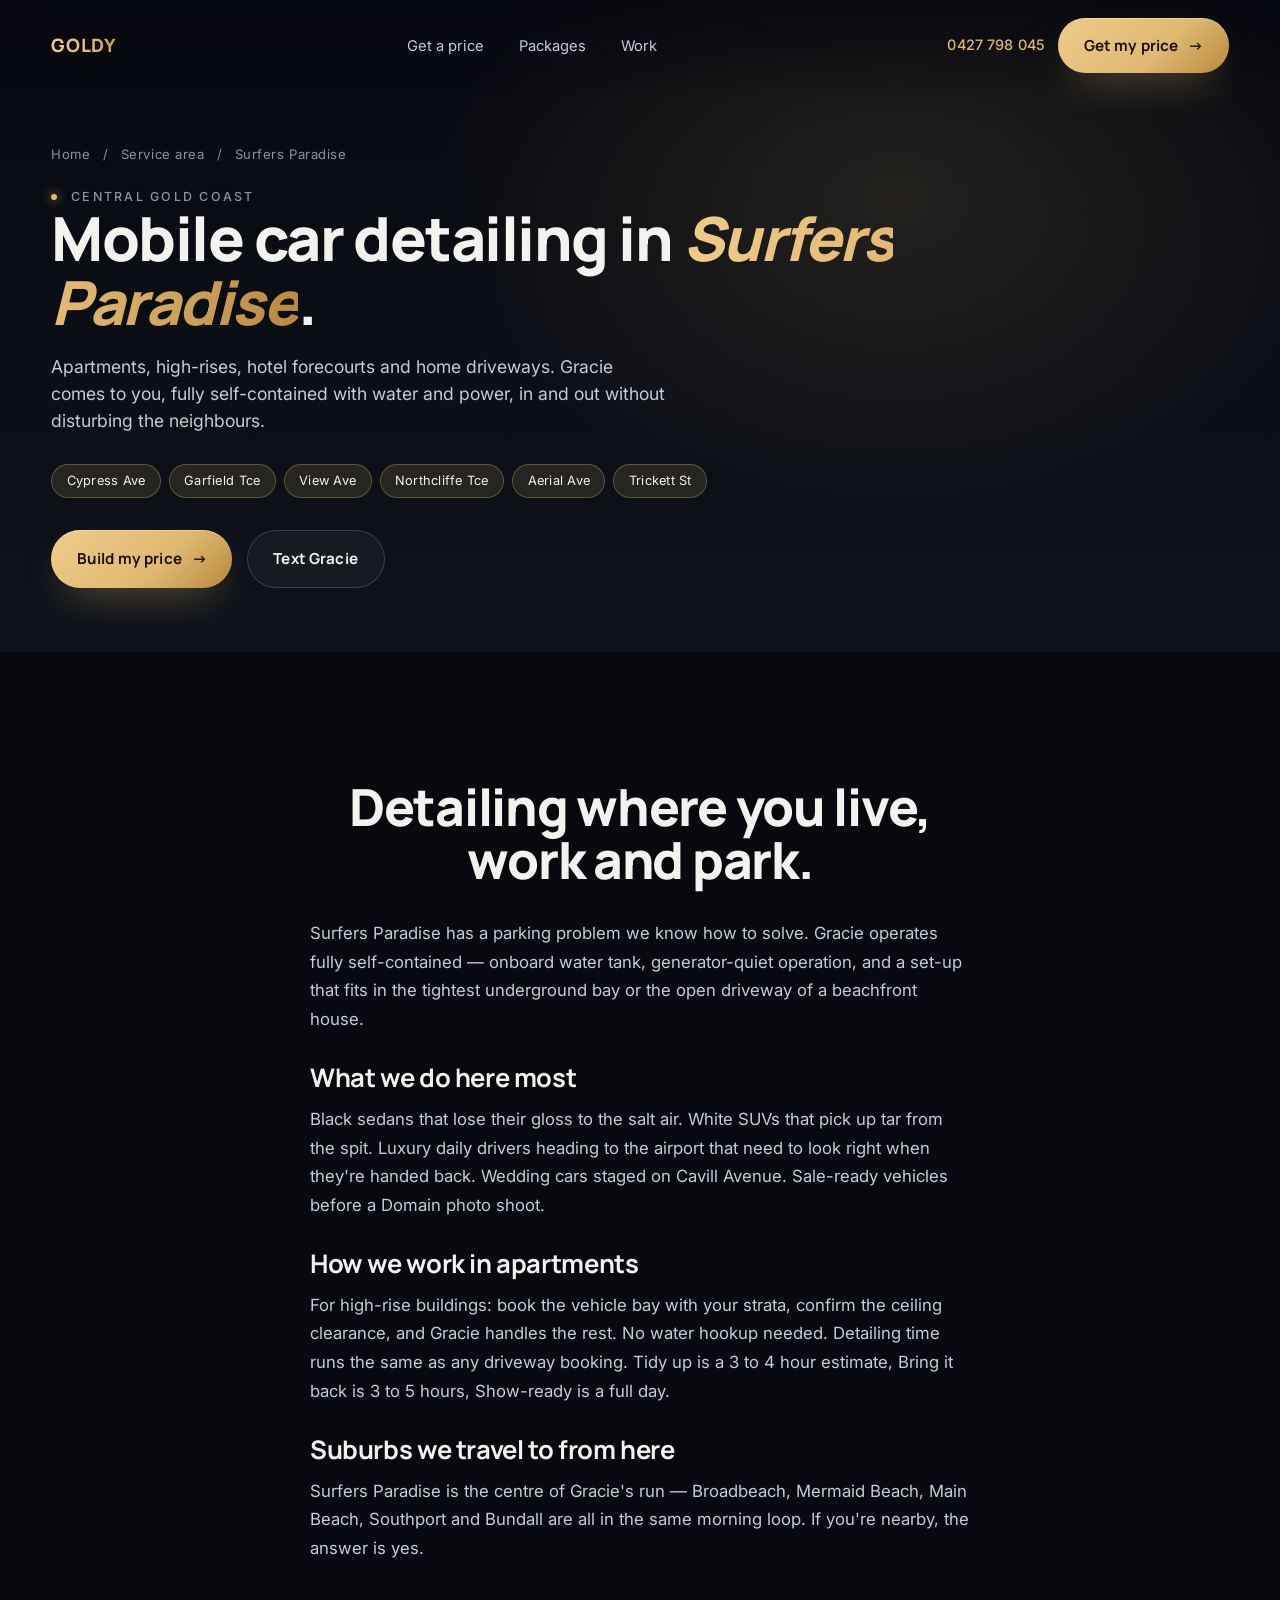
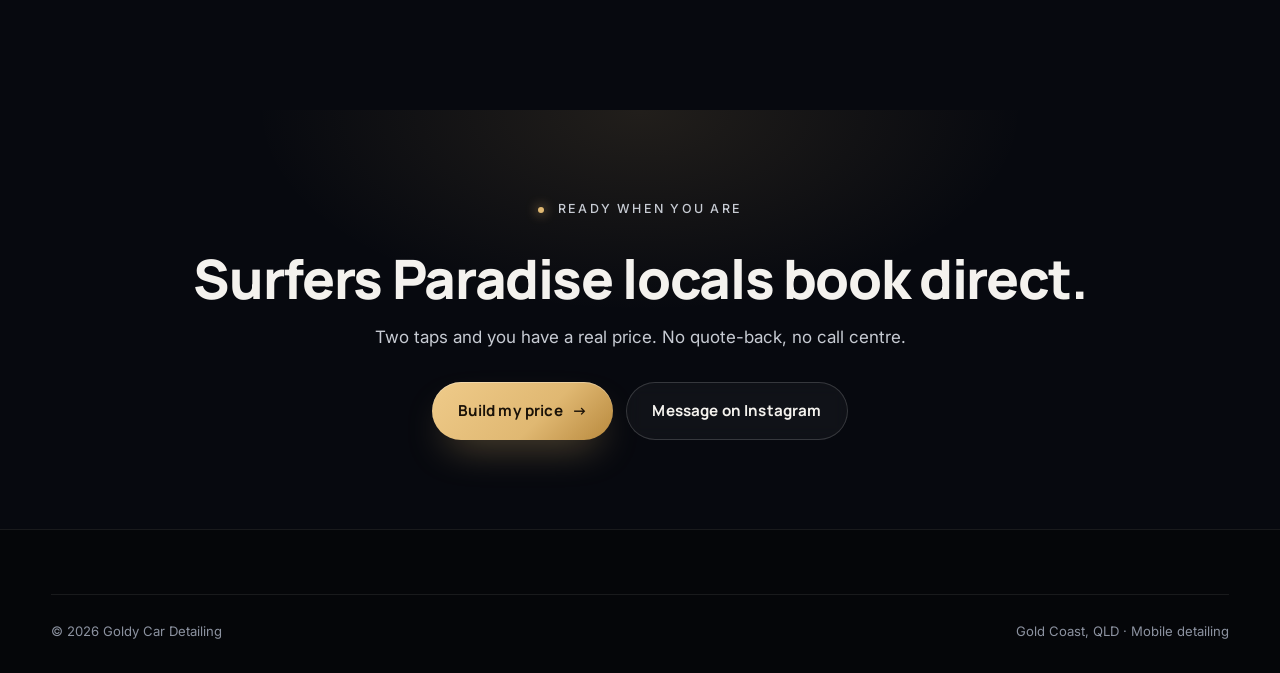
<file: suburbs/surfers-paradise.html>
<!doctype html>
<html lang="en-AU">
<head>
  <meta charset="utf-8">
  <meta name="viewport" content="width=device-width, initial-scale=1, viewport-fit=cover">
  <meta name="theme-color" content="#07090F">

  <title>Mobile Car Detailing Surfers Paradise — Goldy Car Detailing</title>
  <meta name="description" content="Mobile car detailing in Surfers Paradise. Apartments, high-rises, hotel forecourts and home driveways. Gracie comes to you, fully self-contained. From $150.">
  <link rel="canonical" href="https://goldycardetailing.com.au/suburbs/surfers-paradise.html">

  <meta property="og:title" content="Mobile Car Detailing in Surfers Paradise — Goldy Car Detailing">
  <meta property="og:description" content="Showroom finish, at your driveway. Surfers Paradise mobile detailing direct with Gracie.">
  <meta property="og:type" content="website">
  <meta property="og:image" content="https://goldycardetailing.com.au/assets/og/og-image.jpg">

  <link rel="preconnect" href="https://fonts.googleapis.com">
  <link rel="preconnect" href="https://fonts.gstatic.com" crossorigin>
  <link href="https://fonts.googleapis.com/css2?family=Inter:wght@400;500;600&family=Manrope:wght@700;800&display=swap" rel="stylesheet">

  <link rel="icon" href="data:image/svg+xml,%3Csvg xmlns='http://www.w3.org/2000/svg' viewBox='0 0 32 32'%3E%3Crect width='32' height='32' rx='8' fill='%23E0B872'/%3E%3Ctext x='16' y='22' font-family='system-ui' font-weight='800' font-size='18' text-anchor='middle' fill='%231A1208'%3EG%3C/text%3E%3C/svg%3E">
  <link rel="stylesheet" href="../styles.css">

  <style>
    .sub-hero {
      position: relative;
      min-height: 60vh;
      display: flex;
      align-items: center;
      padding: 9rem 0 4rem;
      overflow: hidden;
      isolation: isolate;
    }
    .sub-hero::before {
      content: '';
      position: absolute; inset: 0;
      background:
        radial-gradient(60% 80% at 70% 30%, rgba(224, 184, 114, 0.12), transparent 60%),
        linear-gradient(180deg, var(--bg-deep), var(--bg-card));
      z-index: -1;
    }
    .crumbs { font-size: 0.82rem; color: var(--text-muted); margin-bottom: 1.4rem; letter-spacing: 0.04em; }
    .crumbs a { color: var(--text-muted); }
    .crumbs a:hover { color: var(--gold); }
    .crumbs .sep { margin: 0 0.5rem; color: var(--text-faint); }
    .sub-hero h1 {
      font-family: var(--font-display);
      font-weight: 800;
      font-size: clamp(2.3rem, 5vw, 3.8rem);
      line-height: 1.05;
      letter-spacing: -0.025em;
      margin-bottom: 1.2rem;
      max-width: 22ch;
    }
    .sub-hero .lede { font-size: 1.1rem; color: var(--text-body); max-width: 56ch; margin-bottom: 1.8rem; }
    .neighbourhoods {
      display: flex; flex-wrap: wrap; gap: 0.5rem;
      margin-bottom: 2rem;
    }
    .nh-chip {
      padding: 0.4rem 0.9rem;
      border: 1px solid var(--gold-line);
      background: var(--gold-soft);
      border-radius: 999px;
      font-size: 0.8rem;
      color: var(--text-primary);
      letter-spacing: 0.02em;
    }
    .copy-block {
      max-width: 60ch;
      margin-inline: auto;
    }
    .copy-block p {
      font-size: 1.05rem;
      color: var(--text-body);
      line-height: 1.7;
      margin-bottom: 1.2rem;
    }
    .copy-block h3 {
      margin-top: 2rem;
      margin-bottom: 0.8rem;
    }
  </style>
</head>
<body>

  <!-- Nav (simpler — links back to home) -->
  <header class="nav" id="nav">
    <div class="container nav-inner">
      <a href="../index.html" class="brand-mark">GOLDY</a>
      <nav aria-label="Primary">
        <ul class="nav-links">
          <li><a href="../index.html#configurator">Get a price</a></li>
          <li><a href="../index.html#packages">Packages</a></li>
          <li><a href="../index.html#gallery">Work</a></li>
        </ul>
      </nav>
      <div class="nav-cta">
        <a href="tel:+61427798045" class="nav-phone">0427 798 045</a>
        <a href="../index.html#configurator" class="btn btn-primary">Get my price <span class="arrow">→</span></a>
      </div>
    </div>
  </header>

  <main>
    <section class="sub-hero">
      <div class="container">
        <nav class="crumbs" aria-label="Breadcrumb">
          <a href="../index.html">Home</a>
          <span class="sep">/</span>
          <a href="../index.html#suburbs">Service area</a>
          <span class="sep">/</span>
          <span>Surfers Paradise</span>
        </nav>
        <p class="eyebrow"><span class="dot"></span> Central Gold Coast</p>
        <h1>Mobile car detailing in <span class="gold-grad">Surfers Paradise</span>.</h1>
        <p class="lede">Apartments, high-rises, hotel forecourts and home driveways. Gracie comes to you, fully self-contained with water and power, in and out without disturbing the neighbours.</p>
        <div class="neighbourhoods">
          <span class="nh-chip">Cypress Ave</span>
          <span class="nh-chip">Garfield Tce</span>
          <span class="nh-chip">View Ave</span>
          <span class="nh-chip">Northcliffe Tce</span>
          <span class="nh-chip">Aerial Ave</span>
          <span class="nh-chip">Trickett St</span>
        </div>
        <div class="hero-ctas">
          <a href="../index.html#configurator" class="btn btn-primary">Build my price <span class="arrow">→</span></a>
          <a href="sms:+61427798045?&body=Hi%20Gracie!%20I'd%20like%20to%20book%20a%20detail%20in%20Surfers%20Paradise.%20My%20name%3A%20" class="btn btn-ghost">Text Gracie</a>
        </div>
      </div>
    </section>

    <section>
      <div class="container">
        <div class="copy-block">
          <h2 style="text-align:center;margin-bottom:2rem;">Detailing where you live, work and park.</h2>
          <p>Surfers Paradise has a parking problem we know how to solve. Gracie operates fully self-contained — onboard water tank, generator-quiet operation, and a set-up that fits in the tightest underground bay or the open driveway of a beachfront house.</p>

          <h3>What we do here most</h3>
          <p>Black sedans that lose their gloss to the salt air. White SUVs that pick up tar from the spit. Luxury daily drivers heading to the airport that need to look right when they're handed back. Wedding cars staged on Cavill Avenue. Sale-ready vehicles before a Domain photo shoot.</p>

          <h3>How we work in apartments</h3>
          <p>For high-rise buildings: book the vehicle bay with your strata, confirm the ceiling clearance, and Gracie handles the rest. No water hookup needed. Detailing time runs the same as any driveway booking. Tidy up is a 3 to 4 hour estimate, Bring it back is 3 to 5 hours, Show-ready is a full day.</p>

          <h3>Suburbs we travel to from here</h3>
          <p>Surfers Paradise is the centre of Gracie's run — Broadbeach, Mermaid Beach, Main Beach, Southport and Bundall are all in the same morning loop. If you're nearby, the answer is yes.</p>
        </div>
      </div>
    </section>

    <section class="cta-strip">
      <div class="container">
        <p class="eyebrow"><span class="dot"></span> Ready when you are</p>
        <h2>Surfers Paradise locals book direct.</h2>
        <p>Two taps and you have a real price. No quote-back, no call centre.</p>
        <div class="cta-strip-ctas">
          <a href="../index.html#configurator" class="btn btn-primary">Build my price <span class="arrow">→</span></a>
          <a href="https://ig.me/m/goldycardetailing" class="btn btn-ghost">Message on Instagram</a>
        </div>
      </div>
    </section>
  </main>

  <footer class="footer">
    <div class="container">
      <div class="footer-bottom">
        <span>© <span id="y"></span> Goldy Car Detailing</span>
        <span>Gold Coast, QLD · Mobile detailing</span>
      </div>
    </div>
  </footer>

  <script>document.getElementById('y').textContent = new Date().getFullYear();</script>
  <script defer src="../analytics.js"></script>

  <!-- LocalBusiness + BreadcrumbList JSON-LD for this suburb -->
  <script type="application/ld+json">
  [
    {
      "@context": "https://schema.org",
      "@type": "AutoBodyShop",
      "additionalType": "https://schema.org/AutoDetailing",
      "name": "Goldy Car Detailing — Surfers Paradise",
      "description": "Mobile car detailing in Surfers Paradise. Tidy up, Bring it back and Show-ready packages from $150.",
      "url": "https://goldycardetailing.com.au/suburbs/surfers-paradise.html",
      "telephone": "+61427798045",
      "priceRange": "$$",
      "areaServed": { "@type": "Place", "name": "Surfers Paradise, Gold Coast, QLD" },
      "address": { "@type": "PostalAddress", "addressLocality": "Surfers Paradise", "addressRegion": "QLD", "addressCountry": "AU" }
    },
    {
      "@context": "https://schema.org",
      "@type": "BreadcrumbList",
      "itemListElement": [
        { "@type": "ListItem", "position": 1, "name": "Home", "item": "https://goldycardetailing.com.au/" },
        { "@type": "ListItem", "position": 2, "name": "Service area", "item": "https://goldycardetailing.com.au/#suburbs" },
        { "@type": "ListItem", "position": 3, "name": "Surfers Paradise" }
      ]
    }
  ]
  </script>
</body>
</html>
</file>
<file: styles.css>
/* ============================================================
   GOLDY CAR DETAILING — STYLES
   Dark luxe, champagne gold, cinematic.
   Inherits proven control-detailing patterns, refines on top.
   ============================================================ */

/* -------- TOKENS -------- */
:root {
  --wipe: 0.5;
  --dirt: 0.5;
  --thumb: 34px;
  /* A range thumb's centre travels from thumb/2 to width-thumb/2, so the track
     fill has to use the same geometry or it drifts ~17px at the ends. Defined
     at root because the slider is rendered in several places on the page. */
  --wipe-x: calc(var(--wipe) * (100% - var(--thumb)) + var(--thumb) / 2);
  /* Surface */
  --bg-deep:        #07090F;
  --bg-card:        #0E1219;
  --bg-card-2:      #131825;
  --bg-elev:        #1A2030;
  --line:           rgba(255, 255, 255, 0.08);
  --line-strong:    rgba(255, 255, 255, 0.16);

  /* Gold scale — warmer than control-detailing (#D4AF37) for "Goldy" identity */
  --gold:           #E0B872;
  --gold-warm:      #EFCB8A;
  --gold-deep:      #B8893D;
  --gold-soft:      rgba(224, 184, 114, 0.12);
  --gold-line:      rgba(224, 184, 114, 0.32);

  /* Text */
  --text-primary:   #F4F2EE;
  --text-body:      #C7CBD3;
  /* --text-muted is the dimmest text token that clears WCAG AA (4.5:1) on
     every surface in this palette — 5.21:1 even on the lightest (--bg-elev).
     The old --text-faint (#4E5462) bottomed out at 2.14:1 and is retired;
     its only two consumers now use --text-muted. */
  --text-muted:     #8C92A0;

  /* Type */
  --font-display:   'Manrope', system-ui, -apple-system, BlinkMacSystemFont, sans-serif;
  --font-body:      'Inter', system-ui, -apple-system, BlinkMacSystemFont, sans-serif;

  /* Rhythm */
  --gap-section:    clamp(5rem, 10vw, 9rem);
  --gap-inner:      clamp(2rem, 4vw, 4rem);
  --container:      min(1280px, 92vw);

  /* Radius */
  --r-sm:           10px;
  --r:              16px;
  --r-lg:           24px;
  --r-pill:         999px;

  /* Shadow */
  --shadow-card:    0 30px 80px -30px rgba(0, 0, 0, 0.7);
  --shadow-gold:    0 30px 80px -25px rgba(224, 184, 114, 0.35);
  --shadow-deep:    0 60px 120px -40px rgba(0, 0, 0, 0.9);

  /* Motion */
  --ease-out:       cubic-bezier(0.22, 1, 0.36, 1);
  --ease-in-out:    cubic-bezier(0.65, 0, 0.35, 1);
  --ease-emph:      cubic-bezier(0.2, 0.7, 0.2, 1);
}

/* -------- RESET -------- */
*, *::before, *::after { box-sizing: border-box; }
html { -webkit-text-size-adjust: 100%; }
body {
  margin: 0;
  background: var(--bg-deep);
  color: var(--text-primary);
  font-family: var(--font-body);
  font-size: 17px;
  line-height: 1.55;
  -webkit-font-smoothing: antialiased;
  -moz-osx-font-smoothing: grayscale;
  font-feature-settings: 'kern' 1, 'liga' 1;
  overflow-x: hidden;
}
img, video, canvas { display: block; max-width: 100%; height: auto; }
a { color: inherit; text-decoration: none; }
button { font: inherit; color: inherit; background: none; border: none; cursor: pointer; }
:focus-visible {
  outline: 2px solid var(--gold);
  outline-offset: 3px;
  border-radius: 4px;
}

/* Type primitives */
.eyebrow {
  font-family: var(--font-body);
  font-size: 0.78rem;
  font-weight: 500;
  letter-spacing: 0.18em;
  text-transform: uppercase;
  color: var(--text-muted);
}
.eyebrow .dot {
  display: inline-block;
  width: 6px; height: 6px;
  border-radius: 50%;
  background: var(--gold);
  margin-right: 0.7em;
  vertical-align: middle;
  box-shadow: 0 0 12px var(--gold);
  animation: dotPulse 2.4s var(--ease-in-out) infinite;
}
@keyframes dotPulse {
  0%, 100% { opacity: 0.6; transform: scale(1); }
  50%      { opacity: 1;   transform: scale(1.3); }
}

h1, h2, h3, h4 {
  font-family: var(--font-display);
  font-weight: 800;
  line-height: 1.05;
  letter-spacing: -0.02em;
  margin: 0;
  color: var(--text-primary);
}
h2 { font-size: clamp(2rem, 4vw, 3.25rem); letter-spacing: -0.025em; }
h3 { font-size: clamp(1.35rem, 2vw, 1.65rem); font-weight: 700; letter-spacing: -0.015em; }
h4 { font-size: 1.05rem; font-weight: 700; }
p { margin: 0; color: var(--text-body); }
.lede { font-size: clamp(1.05rem, 1.4vw, 1.2rem); color: var(--text-body); max-width: 56ch; }

.gold-grad {
  background: linear-gradient(95deg, var(--gold-warm) 0%, var(--gold) 50%, var(--gold-deep) 100%);
  -webkit-background-clip: text;
  background-clip: text;
  color: transparent;
  font-style: italic;
}

/* -------- LAYOUT -------- */
.container { width: var(--container); margin-inline: auto; }
section { padding-block: var(--gap-section); position: relative; }
.section-head { max-width: 56rem; margin: 0 auto var(--gap-inner); text-align: center; }
.section-head .eyebrow { display: inline-block; margin-bottom: 1.1rem; }
.section-head h2 { margin-bottom: 0.85rem; }
.section-head p  { color: var(--text-muted); max-width: 50ch; margin-inline: auto; }

/* Animated section divider */
.divider {
  height: 1px;
  width: min(680px, 80vw);
  margin: 0 auto;
  background: linear-gradient(90deg,
    transparent 0%,
    var(--gold-line) 50%,
    transparent 100%);
  transform-origin: center;
  transform: scaleX(0);
  transition: transform 1.1s var(--ease-out);
}
.divider.is-in { transform: scaleX(1); }

/* -------- BUTTONS -------- */
.btn {
  display: inline-flex;
  align-items: center;
  gap: 0.6rem;
  padding: 1rem 1.6rem;
  border-radius: var(--r-pill);
  font-family: var(--font-display);
  font-weight: 700;
  font-size: 0.95rem;
  letter-spacing: 0.01em;
  white-space: nowrap;
  transition: transform 220ms var(--ease-out), background 220ms var(--ease-out), color 220ms var(--ease-out), box-shadow 220ms var(--ease-out);
}
.btn-primary {
  background: linear-gradient(135deg, var(--gold-warm) 0%, var(--gold) 60%, var(--gold-deep) 100%);
  color: #1A1208;
  box-shadow: 0 18px 40px -15px rgba(224, 184, 114, 0.45), inset 0 1px 0 rgba(255, 255, 255, 0.3);
}
.btn-primary:hover { transform: translateY(-2px); box-shadow: 0 26px 60px -15px rgba(224, 184, 114, 0.6), inset 0 1px 0 rgba(255, 255, 255, 0.4); }
.btn-ghost {
  background: rgba(255, 255, 255, 0.04);
  color: var(--text-primary);
  border: 1px solid var(--line-strong);
  backdrop-filter: blur(8px);
}
.btn-ghost:hover { background: rgba(255, 255, 255, 0.08); transform: translateY(-2px); }
.btn .arrow {
  display: inline-block;
  transition: transform 220ms var(--ease-out);
}
.btn:hover .arrow { transform: translateX(4px); }

/* -------- NAV -------- */
.nav {
  position: fixed;
  inset: 0 0 auto 0;
  z-index: 50;
  padding: 1.1rem 0;
  background: linear-gradient(180deg, rgba(7, 9, 15, 0.85) 0%, rgba(7, 9, 15, 0) 100%);
  backdrop-filter: blur(14px);
  -webkit-backdrop-filter: blur(14px);
  transition: padding 240ms var(--ease-out), background 240ms var(--ease-out);
}
.nav.is-scrolled {
  padding: 0.7rem 0;
  background: rgba(7, 9, 15, 0.92);
  border-bottom: 1px solid var(--line);
}
.nav-inner {
  display: flex;
  align-items: center;
  justify-content: space-between;
  gap: 1.5rem;
}
.brand-mark {
  font-family: var(--font-display);
  font-weight: 800;
  font-size: 1.15rem;
  letter-spacing: 0.04em;
  background: linear-gradient(90deg, var(--gold-warm) 0%, var(--gold) 30%, var(--gold-deep) 60%, var(--gold) 90%, var(--gold-warm) 100%);
  background-size: 200% 100%;
  -webkit-background-clip: text;
  background-clip: text;
  color: transparent;
  animation: shimmer 8s linear infinite;
  position: relative;
  z-index: 1;
}
@keyframes shimmer {
  0% { background-position: 200% 0; }
  100% { background-position: -200% 0; }
}
.nav-links {
  display: flex;
  gap: 2.2rem;
  list-style: none;
  margin: 0;
  padding: 0;
}
.nav-links a {
  font-size: 0.92rem;
  color: var(--text-body);
  position: relative;
  transition: color 200ms var(--ease-out);
}
.nav-links a:hover { color: var(--text-primary); }
.nav-links a::after {
  content: '';
  position: absolute;
  left: 0; bottom: -6px;
  width: 100%; height: 1px;
  background: var(--gold);
  transform: scaleX(0);
  transform-origin: left;
  transition: transform 280ms var(--ease-out);
}
.nav-links a:hover::after { transform: scaleX(1); }
.nav-cta { display: flex; align-items: center; gap: 0.8rem; }
.nav-phone {
  font-size: 0.9rem;
  font-weight: 500;
  color: var(--gold);
  letter-spacing: 0.01em;
}

/* Burger */
.burger { display: none; width: 44px; height: 44px; position: relative; }
.burger span {
  position: absolute;
  left: 11px; right: 11px;
  height: 1.5px;
  background: var(--text-primary);
  transition: transform 280ms var(--ease-out), opacity 200ms var(--ease-out);
}
.burger span:nth-child(1) { top: 17px; }
.burger span:nth-child(2) { top: 22px; }
.burger span:nth-child(3) { top: 27px; }
.burger[aria-expanded="true"] span:nth-child(1) { transform: translateY(5px) rotate(45deg); }
.burger[aria-expanded="true"] span:nth-child(2) { opacity: 0; }
.burger[aria-expanded="true"] span:nth-child(3) { transform: translateY(-5px) rotate(-45deg); }

/* Mobile drawer */
.drawer {
  position: fixed;
  inset: 0;
  background: var(--bg-deep);
  z-index: 49;
  padding: 6rem 6vw calc(2rem + env(safe-area-inset-bottom));
  display: flex;
  flex-direction: column;
  gap: 1rem;
  transform: translateY(-100%);
  transition: transform 420ms var(--ease-emph);
  height: 100dvh;
  overflow-y: auto;
  overscroll-behavior: contain;   /* stop the page behind from scrolling on touch */
}
.drawer.is-open { transform: translateY(0); }
.drawer a {
  font-family: var(--font-display);
  font-weight: 700;
  font-size: 1.6rem;
  letter-spacing: -0.01em;
  padding: 0.6rem 0;
  border-bottom: 1px solid var(--line);
  color: var(--text-primary);
}
.drawer a:last-of-type { border-bottom: none; }
.drawer .btn { margin-top: 1.4rem; align-self: flex-start; }

/* -------- HERO -------- */
.hero {
  position: relative;
  min-height: 100vh;
  min-height: 100svh;
  min-height: 100dvh;
  display: flex;
  align-items: center;
  padding: 8rem 0 5rem;
  overflow: hidden;
  isolation: isolate;
}
.hero-bg {
  position: absolute;
  inset: 0;
  z-index: -2;
}
.hero-bg img {
  width: 100%; height: 100%;
  object-fit: cover;
  object-position: center;
  filter: brightness(0.6) saturate(1.05) contrast(1.04);
  transform: scale(1.06);
}
/* Retired reveal layer — permanently covered by .hero-video, so no
   compositor hint (it never animates in the shipped design). */
.hero-bg .after-layer {
  position: absolute; inset: 0;
  clip-path: inset(0 100% 0 0);
}
.hero-bg .after-layer img {
  filter: brightness(0.85) saturate(1.18) contrast(1.05);
}
/* WebGL shader canvas — sits between bg and content */
.hero-shader {
  position: absolute;
  inset: 0;
  z-index: -1;
  pointer-events: none;
  mix-blend-mode: screen;
  opacity: 0.85;
}
/* Vignette */
.hero::before {
  content: '';
  position: absolute; inset: 0;
  background:
    radial-gradient(120% 80% at 50% 100%, rgba(7, 9, 15, 0.95) 0%, transparent 60%),
    linear-gradient(180deg, rgba(7, 9, 15, 0.55) 0%, rgba(7, 9, 15, 0) 40%);
  z-index: -1;
  pointer-events: none;
}
.hero-content {
  max-width: 64rem;
  position: relative;
  will-change: opacity, transform;
}
.hero-content .eyebrow { margin-bottom: 1.6rem; }
.hero-title {
  font-family: var(--font-display);
  font-weight: 800;
  font-size: clamp(2.75rem, 7vw, 5.75rem);
  line-height: 1.02;
  letter-spacing: -0.03em;
  margin: 0 0 1.4rem;
}
.hero-title .line { display: block; }
.hero-sub {
  font-size: clamp(1.05rem, 1.5vw, 1.2rem);
  color: var(--text-body);
  max-width: 38rem;
  margin: 0 0 2rem;
  line-height: 1.55;
}
.hero-ctas { display: flex; gap: 0.9rem; flex-wrap: wrap; }
.hero-meta {
  position: absolute;
  bottom: 2rem;
  left: 4vw;
  right: 4vw;
  display: flex;
  justify-content: space-between;
  gap: 1rem;
  font-size: 0.78rem;
  letter-spacing: 0.12em;
  text-transform: uppercase;
  color: var(--text-muted);
}
.hero-meta .gold-line {
  flex: 1;
  height: 1px;
  background: linear-gradient(90deg, var(--gold-line), transparent);
  align-self: center;
  max-width: 40vw;
}
.scroll-cue {
  position: absolute;
  bottom: 2rem;
  left: 50%;
  transform: translateX(-50%);
  width: 1px;
  height: 60px;
  background: linear-gradient(180deg, transparent, var(--gold));
  opacity: 0.6;
}
.scroll-cue::after {
  content: '';
  position: absolute;
  top: 0; left: 50%;
  width: 5px; height: 12px;
  background: var(--gold);
  border-radius: 999px;
  transform: translateX(-50%);
  animation: scrollSlide 2.4s var(--ease-in-out) infinite;
}
@keyframes scrollSlide {
  0%   { transform: translate(-50%, 0);    opacity: 1; }
  100% { transform: translate(-50%, 60px); opacity: 0; }
}

/* -------- PAGE-LOAD OVERTURE -------- */
.overture {
  position: fixed;
  inset: 0;
  z-index: 100;
  background: #000;
  display: flex;
  align-items: center;
  justify-content: center;
  pointer-events: none;
}
.overture-bloom {
  position: absolute;
  width: 60vmin; height: 60vmin;
  background: radial-gradient(circle at center, rgba(239, 203, 138, 0.6) 0%, rgba(224, 184, 114, 0.2) 30%, transparent 65%);
  filter: blur(8px);
  transform: scale(0);
  border-radius: 50%;
}
.overture-mark {
  position: relative;
  font-family: var(--font-display);
  font-weight: 800;
  font-size: clamp(3rem, 10vw, 7rem);
  letter-spacing: 0.05em;
  background: linear-gradient(95deg, var(--gold-warm) 0%, var(--gold) 50%, var(--gold-deep) 100%);
  -webkit-background-clip: text;
  background-clip: text;
  color: transparent;
}
.overture-mark .char {
  display: inline-block;
  opacity: 0;
  transform: translateY(20px);
}

/* -------- TRUST STRIP -------- */
.trust {
  padding-block: clamp(3rem, 6vw, 5rem);
  border-top: 1px solid var(--line);
  border-bottom: 1px solid var(--line);
  background: linear-gradient(180deg, rgba(255, 255, 255, 0.012) 0%, rgba(255, 255, 255, 0) 100%);
}
.trust-row {
  display: grid;
  grid-template-columns: repeat(4, 1fr);
  gap: 2rem;
}
.trust-cell {
  text-align: center;
  display: flex;
  flex-direction: column;
  align-items: center;
  gap: 0.4rem;
}
.trust-num {
  font-family: var(--font-display);
  font-weight: 800;
  font-size: clamp(2rem, 3.5vw, 2.8rem);
  letter-spacing: -0.025em;
  color: var(--text-primary);
}
.trust-num .suffix { color: var(--gold); margin-left: 0.1em; }
.trust-label {
  font-size: 0.85rem;
  color: var(--text-muted);
  letter-spacing: 0.04em;
}

/* -------- CONFIGURATOR -------- */
.configurator {
  background: linear-gradient(180deg, var(--bg-deep) 0%, var(--bg-card) 100%);
}
.cfg {
  background: linear-gradient(180deg, var(--bg-card) 0%, var(--bg-card-2) 100%);
  border: 1px solid var(--line);
  border-radius: var(--r-lg);
  padding: clamp(1.5rem, 3vw, 3rem);
  max-width: 980px;
  margin: 0 auto;
  position: relative;
  overflow: hidden;
  box-shadow: var(--shadow-deep);
}
.cfg::before {
  content: '';
  position: absolute;
  inset: -1px;
  border-radius: inherit;
  background: linear-gradient(135deg, var(--gold-soft) 0%, transparent 30%, transparent 70%, var(--gold-soft) 100%);
  pointer-events: none;
  z-index: 0;
}
.cfg-inner { position: relative; z-index: 1; }
.cfg-step { display: none; }
.cfg-step.is-active { display: block; animation: cfgIn 360ms var(--ease-out) both; }
@keyframes cfgIn { from { opacity: 0; transform: translateY(8px); } to { opacity: 1; transform: translateY(0); } }
.cfg-progress {
  display: flex;
  gap: 0.4rem;
  margin-bottom: 1.4rem;
}
.cfg-pip {
  height: 3px;
  flex: 1;
  background: var(--line);
  border-radius: 999px;
  overflow: hidden;
  position: relative;
}
.cfg-pip::after {
  content: '';
  position: absolute; inset: 0;
  background: linear-gradient(90deg, var(--gold-warm), var(--gold));
  transform: scaleX(0);
  transform-origin: left;
  transition: transform 320ms var(--ease-out);
}
.cfg-pip.is-active::after { transform: scaleX(1); }
.cfg-q {
  font-family: var(--font-display);
  font-weight: 700;
  font-size: clamp(1.4rem, 2.2vw, 1.8rem);
  margin: 0 0 1.4rem;
}
.cfg-grid {
  display: grid;
  grid-template-columns: repeat(auto-fit, minmax(min(165px, 100%), 1fr));
  gap: 0.8rem;
}
.cfg-opt {
  display: flex;
  flex-direction: column;
  align-items: flex-start;
  gap: 0.4rem;
  padding: 1.1rem 1.2rem;
  background: rgba(255, 255, 255, 0.025);
  border: 1px solid var(--line);
  border-radius: var(--r);
  text-align: left;
  transition: border 200ms var(--ease-out), background 200ms var(--ease-out), transform 200ms var(--ease-out);
}
.cfg-opt:hover { border-color: var(--gold-line); background: rgba(224, 184, 114, 0.04); transform: translateY(-2px); }
.cfg-opt.is-selected {
  border-color: var(--gold);
  background: var(--gold-soft);
  box-shadow: 0 0 0 1px var(--gold), 0 18px 40px -20px rgba(224, 184, 114, 0.5);
}
.cfg-opt-icon {
  width: 28px; height: 28px;
  color: var(--gold);
  margin-bottom: 0.2rem;
}
.cfg-opt-label {
  font-family: var(--font-display);
  font-weight: 700;
  font-size: 1rem;
  color: var(--text-primary);
}
.cfg-opt-blurb {
  font-size: 0.85rem;
  color: var(--text-muted);
  line-height: 1.4;
}
.cfg-actions {
  margin-top: 1.6rem;
  display: flex;
  justify-content: space-between;
  align-items: center;
  flex-wrap: wrap;
  gap: 0.8rem;
}
.cfg-back {
  font-size: 0.9rem;
  color: var(--text-muted);
  display: inline-flex;
  align-items: center;
  gap: 0.4rem;
  min-height: 44px;            /* full touch target */
  padding: 0.4rem 0.2rem;
  margin-left: -0.2rem;
}
.cfg-back:hover { color: var(--text-primary); }

/* Outcome card */
.cfg-result {
  display: grid;
  grid-template-columns: 1fr;
  gap: 1.4rem;
}
.cfg-result-head { display: flex; justify-content: space-between; align-items: baseline; gap: 1rem; flex-wrap: wrap; }
.cfg-result-tier {
  font-family: var(--font-display);
  font-weight: 800;
  font-size: clamp(1.5rem, 2.4vw, 2rem);
}
.cfg-price {
  font-family: var(--font-display);
  font-weight: 800;
  font-size: clamp(1.8rem, 3.2vw, 2.6rem);
  background: linear-gradient(95deg, var(--gold-warm), var(--gold), var(--gold-deep));
  -webkit-background-clip: text;
  background-clip: text;
  color: transparent;
  letter-spacing: -0.02em;
}
.cfg-price small {
  font-size: 0.5em;
  color: var(--text-muted);
  -webkit-text-fill-color: var(--text-muted);
  letter-spacing: 0;
  font-weight: 500;
  margin-left: 0.3em;
}
.cfg-includes {
  list-style: none;
  padding: 0;
  margin: 0;
  display: grid;
  gap: 0.5rem;
}
.cfg-includes li {
  font-size: 0.95rem;
  color: var(--text-body);
  padding-left: 1.4rem;
  position: relative;
}
.cfg-includes li::before {
  content: '';
  position: absolute;
  left: 0; top: 0.55em;
  width: 6px; height: 6px;
  background: var(--gold);
  border-radius: 50%;
  box-shadow: 0 0 8px var(--gold);
}

/* -------- PACKAGES (sticky morphing) -------- */
.packages {
  background: var(--bg-deep);
  position: relative;
}
.pkg-stack {
  position: relative;
}
.pkg-plate {
  position: absolute;
  inset: 0;
  background-size: cover;
  background-position: center;
  opacity: 0;
  transition: opacity 600ms var(--ease-out);
  pointer-events: none;
  z-index: 0;
}
.pkg-plate::after {
  content: '';
  position: absolute; inset: 0;
  background: linear-gradient(180deg, rgba(7,9,15,0.7), rgba(7,9,15,0.94));
}
.pkg-plate.is-active { opacity: 0.45; }
.pkg-grid {
  display: grid;
  grid-template-columns: repeat(4, 1fr);
  gap: 1.4rem;
  position: relative;
  z-index: 1;
}
.pkg {
  position: relative;
  padding: 2.2rem 1.8rem;
  background: linear-gradient(180deg, var(--bg-card) 0%, var(--bg-card-2) 100%);
  border: 1px solid var(--line);
  border-radius: var(--r-lg);
  display: flex;
  flex-direction: column;
  gap: 1.1rem;
  transition: transform 320ms var(--ease-out), border 320ms var(--ease-out), box-shadow 320ms var(--ease-out);
  box-shadow: var(--shadow-card);
}
.pkg:hover { transform: translateY(-6px); border-color: var(--gold-line); box-shadow: var(--shadow-gold); }
.pkg.is-popular {
  border-color: var(--gold);
  box-shadow: var(--shadow-gold);
}
.pkg-badge {
  position: absolute;
  top: -10px; right: 1.6rem;
  padding: 4px 10px;
  background: linear-gradient(95deg, var(--gold-warm), var(--gold));
  color: #1A1208;
  font-family: var(--font-display);
  font-weight: 700;
  font-size: 0.7rem;
  letter-spacing: 0.06em;
  text-transform: uppercase;
  border-radius: 999px;
}

/* -------- PROMO SLOT --------
   One offer at a time: a band under the trust strip, plus a was/now on the
   package it names. Most days there is no promo, so the mount has to cost the
   page exactly nothing — [hidden] is restated here because a display rule
   arriving later would quietly beat the UA stylesheet's `hidden`. */
.promo-slot[hidden] { display: none; }
.promo-banner {
  display: flex;
  flex-wrap: wrap;
  align-items: center;
  gap: 0.9rem 1.2rem;
  margin-block: clamp(1.6rem, 3vw, 2.6rem);
  padding: 1.4rem 1.6rem;
  background: linear-gradient(120deg, var(--gold-soft) 0%, rgba(224, 184, 114, 0.03) 100%);
  border: 1px solid var(--gold-line);
  border-radius: var(--r-lg);
}
/* Same pill recipe as .pkg-badge — it just isn't positioned, it sits in the row. */
.promo-badge {
  padding: 4px 10px;
  background: linear-gradient(95deg, var(--gold-warm), var(--gold));
  color: #1A1208;
  font-family: var(--font-display);
  font-weight: 700;
  font-size: 0.7rem;
  letter-spacing: 0.06em;
  text-transform: uppercase;
  border-radius: var(--r-pill);
}
/* min-width:0 so a long headline wraps inside the copy block instead of forcing
   the flex row wider than the container. */
.promo-copy { flex: 1 1 16rem; min-width: 0; }
.promo-headline {
  margin: 0;
  font-family: var(--font-display);
  font-weight: 800;
  font-size: clamp(1.05rem, 2vw, 1.35rem);
  letter-spacing: -0.015em;
}
.promo-sub {
  margin: 0.25rem 0 0;
  color: var(--text-muted);
  font-size: 0.9rem;
}
.promo-cta { margin-left: auto; }
@media (max-width: 640px) {
  .promo-cta { margin-left: 0; width: 100%; justify-content: center; }
}
/* The struck-out old price. Deliberately NOT styled like .pkg-price-num: that
   one paints its glyphs with a clipped gold gradient, and a line-through drawn
   across transparent text reads as a gold bar floating over nothing. */
.pkg-price-was {
  font-family: var(--font-display);
  font-weight: 700;
  font-size: 1.25rem;
  letter-spacing: -0.02em;
  color: var(--text-muted);
  text-decoration: line-through;
}
/* Deeper gold than .pkg-badge so the two read as different things when the gold
   card is wearing both. */
.pkg-badge-promo {
  background: linear-gradient(95deg, var(--gold), var(--gold-deep));
  color: #120C04;
  /* Gracie types this label. Truncating a runaway one is kinder than letting it
     grow across the card and collide with "Most picked" in the other corner. */
  max-width: 45%;
  overflow: hidden;
  white-space: nowrap;
  text-overflow: ellipsis;
}
/* "Most picked" already owns the right corner on the gold card, so the promo
   badge crosses to the left rather than stacking on top of it. */
.pkg-badge-promo.is-second { right: auto; left: 1.6rem; }

.pkg-tier {
  font-family: var(--font-display);
  font-weight: 800;
  font-size: 1.45rem;
  letter-spacing: -0.02em;
}
.pkg-summary { color: var(--text-muted); font-size: 0.94rem; }
.pkg-price {
  display: flex;
  align-items: baseline;
  gap: 0.4rem;
  margin-top: 0.4rem;
}
.pkg-price-num {
  font-family: var(--font-display);
  font-weight: 800;
  font-size: 2.4rem;
  letter-spacing: -0.025em;
  background: linear-gradient(95deg, var(--gold-warm), var(--gold), var(--gold-deep));
  -webkit-background-clip: text;
  background-clip: text;
  color: transparent;
}
.pkg-price small { color: var(--text-muted); font-size: 0.82rem; font-weight: 500; letter-spacing: 0.04em; }
.pkg-turnaround { font-size: 0.85rem; color: var(--gold); letter-spacing: 0.05em; text-transform: uppercase; }
.pkg-divider {
  height: 1px;
  background: var(--line);
  margin: 0.4rem 0;
}
.pkg-includes {
  list-style: none;
  padding: 0; margin: 0;
  display: grid;
  gap: 0.45rem;
  font-size: 0.93rem;
  color: var(--text-body);
}
.pkg-includes li {
  position: relative;
  padding-left: 1.2rem;
}
.pkg-includes li::before {
  content: '✓';
  position: absolute;
  left: 0; top: 0;
  color: var(--gold);
  font-weight: 700;
  font-size: 0.9rem;
}
.pkg-cta { margin-top: auto; padding-top: 0.4rem; }
.pkg-cta .btn { width: 100%; justify-content: center; }

/* -------- GALLERY -------- */
.gallery {
  background: var(--bg-deep);
}

/* -------- WORK RAILS (v7) --------
   Rail 1 = every photo. Rail 2 = category cards that filter Rail 1.
   Native overflow-x at EVERY breakpoint — the old .occasion-rail was
   overflow:hidden above 1025px with no scroll driver, so its tail cards
   were unreachable. No will-change: nothing transforms these tracks. */
.rail-wrap { position: relative; margin-top: var(--gap-inner); }

.rail {
  overflow-x: auto;
  overflow-y: hidden;
  overscroll-behavior-inline: contain;   /* no scroll-chaining / iOS back-swipe */
  -webkit-overflow-scrolling: touch;
  scroll-snap-type: x proximity;         /* proximity never fights a fast flick */
  scroll-padding-inline: 4vw;
  scrollbar-width: none;
}
.rail::-webkit-scrollbar { display: none; }
.rail:focus-visible { outline: 2px solid var(--gold); outline-offset: 4px; border-radius: var(--r); }

.rail-track {
  display: flex;
  gap: 1rem;
  padding-inline: 4vw;
  padding-block: 0.4rem;
}
/* Guards the trailing inset in engines that drop end padding on overflow. */
.rail-track::after { content: ''; flex: 0 0 1px; }

/* One composited animation on the TRACK when the filter changes — never 30
   per-card transitions. */
.work-track.is-swapping { animation: railSwap 260ms var(--ease-out); }
@keyframes railSwap {
  from { opacity: 0.35; transform: translate3d(-10px, 0, 0); }
  to   { opacity: 1;    transform: translate3d(0, 0, 0); }
}

.work-card {
  flex: 0 0 min(300px, 68vw);      /* deliberate peek = "this scrolls" */
  aspect-ratio: 3 / 4;
  margin: 0;
  position: relative;
  overflow: hidden;
  border-radius: var(--r-lg);
  background: var(--bg-card);
  border: 1px solid var(--line);
  scroll-snap-align: start;
  isolation: isolate;
}
.work-card.is-filtered { display: none; }
.work-card img { width: 100%; height: 100%; object-fit: cover; }
.work-card::after {
  content: '';
  position: absolute; inset: 0;
  background: linear-gradient(180deg, transparent 55%, rgba(7,9,15,0.8) 100%);
  pointer-events: none;
}
.work-card-tag {
  position: absolute; bottom: 0.9rem; left: 0.9rem; z-index: 1;
  padding: 4px 9px;
  background: rgba(7,9,15,0.7);
  border: 1px solid var(--gold-line);
  color: var(--gold);
  font-size: 0.7rem; letter-spacing: 0.08em; text-transform: uppercase;
  border-radius: 999px;
}

.rail-hint {
  margin: 2.2rem 0 0.8rem;
  text-align: center;
  font-size: 0.82rem;
  letter-spacing: 0.06em;
  text-transform: uppercase;
  color: var(--text-muted);
}
.filter-card {
  flex: 0 0 min(190px, 46vw);
  aspect-ratio: 4 / 5;
  min-height: 44px;
  position: relative;
  padding: 0;
  overflow: hidden;
  border-radius: var(--r-lg);
  background: var(--bg-card);
  border: 1px solid var(--line);
  scroll-snap-align: start;
  text-align: left;
  cursor: pointer;
  transition: border-color 200ms var(--ease-out), transform 200ms var(--ease-out), box-shadow 200ms var(--ease-out);
}
.filter-card img {
  position: absolute; inset: 0;
  width: 100%; height: 100%;
  object-fit: cover;
  opacity: 0.62;
  transition: opacity 300ms var(--ease-out);
}
.filter-card-meta {
  position: absolute; inset: auto 0 0 0;
  display: flex; align-items: baseline; gap: 0.5rem;
  padding: 1.2rem 1rem 0.9rem;
  background: linear-gradient(180deg, transparent 0%, rgba(7,9,15,0.94) 65%);
}
.filter-card-label { font-family: var(--font-display); font-weight: 700; font-size: 0.95rem; color: var(--text-primary); }
.filter-card-count { margin-left: auto; font-size: 0.78rem; color: var(--text-muted); }
.filter-card[aria-pressed="true"] {
  border-color: var(--gold);
  box-shadow: 0 0 0 1px var(--gold), 0 18px 40px -22px rgba(224,184,114,0.55);
}
.filter-card[aria-pressed="true"] img { opacity: 0.92; }
.filter-card[aria-pressed="true"] .filter-card-label { color: var(--gold); }

/* Desktop-only affordances: visible scrollbar, arrows, grab-drag. */
.rail-nav { display: none; }
@media (hover: hover) and (min-width: 1025px) {
  .rail { scrollbar-width: thin; scrollbar-color: var(--gold-line) transparent; }
  .rail::-webkit-scrollbar { display: block; height: 6px; }
  .rail::-webkit-scrollbar-thumb { background: var(--gold-line); border-radius: 999px; }
  .rail::-webkit-scrollbar-track { background: transparent; }
  .work-rail { cursor: grab; }
  .work-rail.is-grabbing { cursor: grabbing; user-select: none; }
  .filter-card:hover { transform: translateY(-3px); border-color: var(--gold-line); }
  .filter-card:hover img { opacity: 0.85; }

  .rail-nav {
    display: grid; place-items: center;
    position: absolute; top: 50%; z-index: 3;
    width: 46px; height: 46px;
    transform: translateY(-50%);
    border-radius: 50%;
    background: rgba(7,9,15,0.82);
    border: 1px solid var(--line-strong);
    color: var(--text-primary);
    transition: background 200ms var(--ease-out), opacity 200ms var(--ease-out);
  }
  .rail-nav:hover { background: rgba(224,184,114,0.18); border-color: var(--gold-line); }
  .rail-nav[disabled] { opacity: 0.25; pointer-events: none; }
  .rail-prev { left: 0.6rem; }
  .rail-next { right: 0.6rem; }
}

/* Screen-reader-only live status */
.sr-only {
  position: absolute; width: 1px; height: 1px;
  padding: 0; margin: -1px; overflow: hidden;
  clip: rect(0 0 0 0); clip-path: inset(50%); white-space: nowrap; border: 0;
}

/* -------- TESTIMONIALS -------- */
.tmt-grid {
  display: grid;
  grid-template-columns: repeat(3, 1fr);
  gap: 1.2rem;
  margin-top: var(--gap-inner);
}
.tmt {
  background: var(--bg-card);
  border: 1px solid var(--line);
  border-radius: var(--r-lg);
  padding: 2rem;
  display: flex;
  flex-direction: column;
  gap: 1rem;
}

/* -------- ABOUT -------- */
.about {
  background: linear-gradient(180deg, var(--bg-deep) 0%, var(--bg-card) 100%);
}
.about-grid {
  display: grid;
  grid-template-columns: 1.1fr 1fr;
  gap: clamp(2rem, 5vw, 5rem);
  align-items: center;
}
.about-portrait {
  aspect-ratio: 4/5;
  border-radius: var(--r-lg);
  overflow: hidden;
  border: 1px solid var(--line-strong);
  position: relative;
  background: var(--bg-elev);
  box-shadow: var(--shadow-deep);
}
.about-portrait img { width: 100%; height: 100%; object-fit: cover; }
.about-portrait::after {
  content: '';
  position: absolute; inset: 0;
  background: linear-gradient(190deg, transparent 50%, rgba(7,9,15,0.6) 100%);
  pointer-events: none;
}
.about-text .eyebrow { margin-bottom: 1rem; }
.about-text h2 { margin-bottom: 1.4rem; }
.about-text p { margin-bottom: 1rem; font-size: 1.05rem; line-height: 1.65; }
.about-signature {
  font-family: var(--font-display);
  font-style: italic;
  color: var(--gold);
  font-size: 1.2rem;
  margin-top: 1.5rem;
}

/* -------- SUBURBS -------- */
.suburbs {
  background: var(--bg-deep);
}
.suburb-grid {
  display: grid;
  grid-template-columns: repeat(auto-fit, minmax(min(220px, 100%), 1fr));
  gap: 0.8rem;
}
.suburb-card {
  padding: 1.4rem 1.5rem;
  background: var(--bg-card);
  border: 1px solid var(--line);
  border-radius: var(--r);
  transition: border 220ms var(--ease-out), transform 220ms var(--ease-out), background 220ms var(--ease-out);
  display: flex;
  align-items: center;
  justify-content: space-between;
  gap: 1rem;
}
.suburb-card:hover {
  border-color: var(--gold-line);
  background: linear-gradient(180deg, var(--bg-card) 0%, rgba(224,184,114,0.04) 100%);
  transform: translateY(-3px);
}
.suburb-name {
  font-family: var(--font-display);
  font-weight: 700;
  font-size: 1rem;
}
.suburb-region {
  font-size: 0.78rem;
  color: var(--text-muted);
}
.suburb-arrow { color: var(--gold); font-size: 1.2rem; }

/* -------- FAQ -------- */
.faq {
  background: linear-gradient(180deg, var(--bg-card) 0%, var(--bg-deep) 100%);
}
.faq-list {
  max-width: 760px;
  margin: 0 auto;
  display: grid;
  gap: 0.6rem;
}
.faq-item {
  background: var(--bg-card);
  border: 1px solid var(--line);
  border-radius: var(--r);
  overflow: hidden;
  transition: border 220ms var(--ease-out);
}
.faq-item[open] {
  border-color: var(--gold-line);
  background: linear-gradient(180deg, var(--bg-card) 0%, rgba(224,184,114,0.03) 100%);
}
.faq-q {
  font-family: var(--font-display);
  font-weight: 700;
  font-size: 1.05rem;
  letter-spacing: -0.005em;
  padding: 1.2rem 1.4rem;
  cursor: pointer;
  list-style: none;
  display: flex;
  align-items: center;
  justify-content: space-between;
  gap: 1rem;
}
.faq-q::-webkit-details-marker { display: none; }
.faq-q::after {
  content: '+';
  font-family: var(--font-body);
  font-size: 1.4rem;
  font-weight: 400;
  color: var(--gold);
  transition: transform 240ms var(--ease-out);
}
.faq-item[open] .faq-q::after { transform: rotate(45deg); }
.faq-a {
  padding: 0 1.4rem 1.4rem;
  color: var(--text-body);
  font-size: 0.98rem;
  line-height: 1.6;
}

/* -------- CTA STRIP -------- */
.cta-strip {
  padding-block: clamp(4rem, 7vw, 6rem);
  background: var(--bg-deep);
  text-align: center;
  position: relative;
  overflow: hidden;
}
.cta-strip::before {
  content: '';
  position: absolute;
  inset: 0;
  background: radial-gradient(50% 80% at 50% 0%, rgba(224, 184, 114, 0.12) 0%, transparent 60%);
  pointer-events: none;
}
.cta-strip h2 { font-size: clamp(2rem, 4.5vw, 3.4rem); margin-bottom: 1rem; position: relative; }
.cta-strip p { color: var(--text-body); max-width: 50ch; margin: 0 auto 2rem; position: relative; }
.cta-strip-ctas { display: inline-flex; gap: 0.8rem; flex-wrap: wrap; justify-content: center; position: relative; }

/* -------- CONTACT -------- */
.contact { background: var(--bg-deep); }
.contact-grid {
  display: grid;
  grid-template-columns: 1.1fr 1fr;
  gap: clamp(2rem, 5vw, 4rem);
  align-items: start;
}
.contact-side h3 { margin-bottom: 1rem; }
.contact-side p { color: var(--text-body); margin-bottom: 1.5rem; max-width: 36ch; }
.contact-channels { display: grid; gap: 0.6rem; }
.channel {
  display: flex;
  align-items: center;
  gap: 0.9rem;
  padding: 1rem 1.2rem;
  border-radius: var(--r);
  background: var(--bg-card);
  border: 1px solid var(--line);
  transition: border 200ms var(--ease-out), background 200ms var(--ease-out);
}
.channel:hover { border-color: var(--gold-line); background: linear-gradient(180deg, var(--bg-card), rgba(224,184,114,0.04)); }
.channel-icon {
  width: 38px; height: 38px;
  border-radius: 10px;
  background: var(--gold-soft);
  color: var(--gold);
  display: grid; place-items: center;
  flex: 0 0 auto;
}
.channel-meta { display: flex; flex-direction: column; }
.channel-label { font-size: 0.78rem; color: var(--text-muted); letter-spacing: 0.05em; text-transform: uppercase; }
.channel-value { font-family: var(--font-display); font-weight: 700; color: var(--text-primary); font-size: 1.02rem; }

.contact-form {
  background: var(--bg-card);
  border: 1px solid var(--line);
  border-radius: var(--r-lg);
  padding: clamp(1.5rem, 3vw, 2.4rem);
}
.field { display: grid; gap: 0.4rem; margin-bottom: 0.9rem; }
.field label { font-size: 0.82rem; color: var(--text-muted); letter-spacing: 0.04em; }
.field input,
.field select,
.field textarea {
  width: 100%;
  padding: 0.85rem 1rem;
  background: rgba(255,255,255,0.025);
  border: 1px solid var(--line);
  border-radius: var(--r-sm);
  color: var(--text-primary);
  font: inherit;
  font-size: 0.96rem;
  transition: border 180ms var(--ease-out), background 180ms var(--ease-out);
}
.field input:focus,
.field select:focus,
.field textarea:focus {
  border-color: var(--gold);
  background: rgba(224,184,114,0.04);
  outline: none;
}
.field textarea { min-height: 110px; resize: vertical; }
.field-row { display: grid; grid-template-columns: 1fr 1fr; gap: 0.9rem; }
.form-submit { margin-top: 0.4rem; }
.form-submit .btn { width: 100%; justify-content: center; }
.form-note {
  margin-top: 0.9rem;
  font-size: 0.82rem;
  color: var(--text-muted);
  text-align: center;
}

/* -------- FOOTER -------- */
.footer {
  background: #050609;
  border-top: 1px solid var(--line);
  padding: 4rem 0 2rem;
}
.footer-grid {
  display: grid;
  grid-template-columns: 1.4fr 1fr 1fr 1fr;
  gap: 2rem;
  margin-bottom: 3rem;
}
.footer h4 {
  font-family: var(--font-display);
  font-size: 0.8rem;
  letter-spacing: 0.12em;
  text-transform: uppercase;
  color: var(--text-muted);
  margin-bottom: 1rem;
}
/* Gap trimmed to absorb the taller links so the column rhythm is unchanged. */
.footer ul { list-style: none; padding: 0; margin: 0; display: grid; gap: 0.1rem; }
/* min-height 44px = minimum comfortable tap target (was 34px). */
.footer a {
  color: var(--text-body);
  font-size: 0.92rem;
  display: inline-flex;
  align-items: center;
  min-height: 44px;
  padding: 0.35rem 0;
  transition: color 180ms var(--ease-out);
}
.footer a:hover { color: var(--gold); }
.footer-tag {
  font-family: var(--font-display);
  font-weight: 700;
  font-size: 1.1rem;
  background: linear-gradient(95deg, var(--gold-warm), var(--gold), var(--gold-deep));
  -webkit-background-clip: text;
  background-clip: text;
  color: transparent;
  margin-bottom: 0.8rem;
}
.footer-blurb { color: var(--text-muted); font-size: 0.9rem; max-width: 32ch; }
.footer-bottom {
  display: flex;
  justify-content: space-between;
  align-items: center;
  padding-top: 1.6rem;
  border-top: 1px solid var(--line);
  font-size: 0.82rem;
  color: var(--text-muted);
  flex-wrap: wrap;
  gap: 0.8rem;
}

/* -------- FLOATING CALL (mobile) -------- */
.float-call {
  position: fixed;
  /* clear the iPhone home indicator (env() is 0 where there's no inset) */
  bottom: calc(1.2rem + env(safe-area-inset-bottom));
  right: calc(1.2rem + env(safe-area-inset-right));
  z-index: 40;
  width: 56px; height: 56px;
  border-radius: 50%;
  background: linear-gradient(135deg, var(--gold-warm), var(--gold-deep));
  color: #1A1208;
  display: none;
  align-items: center;
  justify-content: center;
  box-shadow: 0 18px 40px -10px rgba(224, 184, 114, 0.55);
  transform: translateY(20px) scale(0.9);
  opacity: 0;
  transition: transform 320ms var(--ease-out), opacity 320ms var(--ease-out);
}
.float-call.is-visible { transform: translateY(0) scale(1); opacity: 1; }

/* -------- CURSOR GLOW (desktop only, via JS check) -------- */
.cursor-glow {
  position: fixed;
  top: 0; left: 0;
  width: 220px; height: 220px;
  border-radius: 50%;
  background: radial-gradient(circle, rgba(224, 184, 114, 0.35) 0%, rgba(224, 184, 114, 0) 60%);
  pointer-events: none;
  z-index: 30;
  mix-blend-mode: screen;
  transform: translate(-50%, -50%);
  opacity: 0;
  transition: opacity 240ms var(--ease-out);
  will-change: transform, opacity;
}
body.has-cursor .cursor-glow { opacity: 1; }

/* -------- REVEAL UTILS -------- */
.has-js [data-reveal] {
  opacity: 0;
  transform: translateY(28px);
  transition: opacity 800ms var(--ease-out), transform 800ms var(--ease-out);
}
.has-js [data-reveal].is-in {
  opacity: 1;
  transform: translateY(0);
}
.has-js [data-reveal-stagger] > * {
  opacity: 0;
  transform: translateY(22px);
  transition: opacity 600ms var(--ease-out), transform 600ms var(--ease-out);
}
.has-js [data-reveal-stagger].is-in > * {
  opacity: 1;
  transform: translateY(0);
}

/* SplitText (word-level, hand-rolled) */
.split-word {
  display: inline-block;
  overflow: hidden;
  vertical-align: top;
}
.split-word > span {
  display: inline-block;
  transform: translateY(110%);
  transition: transform 700ms var(--ease-emph);
}
.has-js .split.is-in .split-word > span { transform: translateY(0); }

/* -------- RESPONSIVE -------- */
@media (max-width: 1024px) {
  .nav-links { display: none; }
  .burger { display: block; }
  .pkg-grid { grid-template-columns: repeat(2, 1fr); }
  .tmt-grid { grid-template-columns: 1fr; }
  .about-grid { grid-template-columns: 1fr; gap: 2.5rem; }
  .contact-grid { grid-template-columns: 1fr; }
  .footer-grid { grid-template-columns: 1fr 1fr; }
}

/* -------- HOVER-ONLY COMPOSITOR HINTS --------
   These images only ever transform on :hover, so promoting them is pure cost
   on touch. Opted IN here rather than opted out in a max-width block — an
   opt-out is order-dependent at equal specificity and silently loses to any
   base rule declared later in the file. */
@media (hover: hover) and (min-width: 1025px) {
  .showcase-photo img,
  .behind-tile img,
  .featured-photo img { will-change: transform; }
}

/* -------- ULTRA-NARROW (iPhone SE 1st gen, Display Zoom) --------
   Below 1025px .nav-links are hidden and the burger is the ONLY route to
   Bikes / Caravans / How rough is it / Contact. At 320px the nav CTA pushed
   the burger 73% off-screen, so drop it here — the hero repeats the same
   "Get my price" CTA about 100px further down. */
@media (max-width: 360px) {
  .nav-cta .btn-primary { display: none; }
  .nav-inner { gap: 0.6rem; }
}

@media (max-width: 640px) {
  body { font-size: 16px; }
  .hero { padding-top: 7rem; padding-bottom: 4rem; }
  .hero-meta { display: none; }
  .pkg-grid { grid-template-columns: 1fr; }
  .scroll-cue { display: none; }
  .nav-phone { display: none; }
  .trust-row { grid-template-columns: repeat(2, 1fr); gap: 1.2rem; }
  .trust-num { font-size: 1.8rem; }
  .footer-grid { grid-template-columns: 1fr; }
  .field-row { grid-template-columns: 1fr; }
  .cfg-result-head { flex-direction: column; align-items: flex-start; gap: 0.6rem; }
  .float-call { display: flex; }
  /* 16px minimum stops iOS Safari auto-zooming the page on input focus */
  .field input, .field select, .field textarea { font-size: 16px; }
}

/* -------- REDUCED MOTION -------- */
@media (prefers-reduced-motion: reduce) {
  *, *::before, *::after {
    animation-duration: 0.01ms !important;
    animation-iteration-count: 1 !important;
    transition-duration: 0.01ms !important;
    scroll-behavior: auto !important;
  }
  .has-js [data-reveal],
  .has-js [data-reveal-stagger] > *,
  .has-js .split-word > span {
    opacity: 1 !important;
    transform: none !important;
  }
  .hero-bg .after-layer { clip-path: inset(0 0 0 0); }
  .hero-shader, .cursor-glow, .overture { display: none !important; }
  .scroll-cue, .brand-mark { animation: none !important; }
}

/* =====================================================================
   DEDICATED SHOWCASE SECTIONS — Bikes + Vans/RVs (text ↔ photos split)
   ===================================================================== */
.showcase {
  position: relative;
}
.showcase-bikes {
  background: linear-gradient(180deg, var(--bg-deep) 0%, #0a0c14 60%, var(--bg-deep) 100%);
}
.showcase-rvs {
  background: linear-gradient(180deg, var(--bg-deep) 0%, var(--bg-card) 60%, var(--bg-deep) 100%);
}
.showcase-grid {
  display: grid;
  grid-template-columns: minmax(0, 1fr) minmax(0, 1.35fr);
  gap: clamp(2rem, 5vw, 4.5rem);
  align-items: center;
}
.showcase-grid-reverse { grid-template-columns: minmax(0, 1.35fr) minmax(0, 1fr); }

.showcase-text { display: flex; flex-direction: column; gap: 1rem; }
.showcase-text .eyebrow { margin-bottom: 0.5rem; }
.showcase-text h2 { font-size: clamp(1.9rem, 3.5vw, 2.9rem); letter-spacing: -0.025em; }
.showcase-text p { font-size: clamp(1.02rem, 1.3vw, 1.12rem); color: var(--text-body); line-height: 1.65; max-width: 38rem; }
.showcase-cta { margin-top: 0.6rem; }

.showcase-photos {
  display: grid;
  grid-template-columns: repeat(3, 1fr);
  grid-auto-rows: 200px;
  gap: 1rem;
}
.showcase-photos-grid {
  grid-template-columns: repeat(4, 1fr);
  grid-auto-rows: 180px;
}
.showcase-photo {
  margin: 0;
  position: relative;
  overflow: hidden;
  border-radius: var(--r);
  background: var(--bg-card);
  border: 1px solid var(--line);
  isolation: isolate;
}
/* No will-change here on purpose — it is opted IN only for pointer devices
   at >=1025px (see "HOVER-ONLY COMPOSITOR HINTS" below). A base declaration
   here would win over any max-width override that appears earlier in the file. */
.showcase-photo img {
  width: 100%; height: 100%;
  object-fit: cover;
  transition: transform 700ms var(--ease-out);
}
.showcase-photo:hover img { transform: scale(1.05); }
.showcase-photo.span-2 { grid-column: span 2; grid-row: span 2; }
.showcase-photo.is-featured {
  border-color: var(--gold-line);
  box-shadow: 0 30px 80px -30px rgba(224, 184, 114, 0.45);
}
.showcase-photo.is-featured::after {
  content: '';
  position: absolute;
  inset: 0;
  background:
    linear-gradient(180deg, transparent 50%, rgba(7, 9, 15, 0.7) 100%);
  pointer-events: none;
}

/* =====================================================================
   BEHIND THE DETAIL — horizontal spec strip
   ===================================================================== */
.behind {
  background: linear-gradient(180deg, var(--bg-deep) 0%, var(--bg-card) 100%);
}
.behind-strip {
  display: grid;
  grid-template-columns: repeat(4, 1fr);
  gap: 1rem;
  margin-top: var(--gap-inner);
}
.behind-tile {
  margin: 0;
  position: relative;
  aspect-ratio: 4/5;
  overflow: hidden;
  border-radius: var(--r);
  background: var(--bg-card);
  border: 1px solid var(--line);
  isolation: isolate;
}
/* will-change opted in under @media (hover: hover) and (min-width: 1025px). */
.behind-tile img {
  width: 100%; height: 100%;
  object-fit: cover;
  transition: transform 700ms var(--ease-out), filter 500ms var(--ease-out);
}
.behind-tile:hover img { transform: scale(1.04); filter: brightness(1.05); }
.behind-tile figcaption {
  position: absolute;
  inset: auto 0 0 0;
  z-index: 1;
  padding: 1.6rem 1rem 0.9rem;
  background: linear-gradient(180deg, transparent 0%, rgba(7, 9, 15, 0.92) 75%);
  color: var(--text-body);
  font-size: 0.78rem;
  letter-spacing: 0.01em;
  line-height: 1.4;
}

/* =====================================================================
   RESPONSIVE — showcases stack, behind strip wraps
   ===================================================================== */
@media (max-width: 1024px) {
  .showcase-grid,
  .showcase-grid-reverse { grid-template-columns: 1fr; gap: 2.5rem; }
  .showcase-grid-reverse .showcase-photos { order: 2; }
  .showcase-photos,
  .showcase-photos-grid { grid-template-columns: repeat(3, 1fr); grid-auto-rows: 180px; }
  .behind-strip { grid-template-columns: repeat(2, 1fr); }
}
@media (max-width: 640px) {
  .showcase-photos,
  .showcase-photos-grid { grid-template-columns: repeat(2, 1fr); grid-auto-rows: 160px; }
  .showcase-photo.span-2 { grid-column: span 2; grid-row: span 1; }
  .behind-strip { grid-template-columns: 1fr 1fr; gap: 0.6rem; }
  .behind-tile figcaption { font-size: 0.72rem; padding: 1.2rem 0.7rem 0.7rem; }
}

/* =====================================================================
   WHY GOLDY — 4-pillar differentiation
   ===================================================================== */
.why {
  background: linear-gradient(180deg, var(--bg-deep) 0%, var(--bg-card) 100%);
}
.why-grid {
  display: grid;
  grid-template-columns: repeat(4, 1fr);
  gap: 1rem;
  margin-top: var(--gap-inner);
}
.why-pillar {
  padding: 2rem 1.6rem;
  background: linear-gradient(180deg, var(--bg-card) 0%, var(--bg-card-2) 100%);
  border: 1px solid var(--line);
  border-radius: var(--r-lg);
  display: flex;
  flex-direction: column;
  gap: 0.7rem;
  position: relative;
  overflow: hidden;
  transition: transform 320ms var(--ease-out), border 320ms var(--ease-out), box-shadow 320ms var(--ease-out);
}
.why-pillar::before {
  content: '';
  position: absolute;
  inset: -1px;
  border-radius: inherit;
  background: linear-gradient(180deg, var(--gold-soft) 0%, transparent 60%);
  opacity: 0;
  transition: opacity 320ms var(--ease-out);
  pointer-events: none;
}
.why-pillar:hover {
  transform: translateY(-4px);
  border-color: var(--gold-line);
  box-shadow: var(--shadow-gold);
}
.why-pillar:hover::before { opacity: 1; }
.why-glyph {
  display: inline-flex;
  width: 44px;
  height: 44px;
  align-items: center;
  justify-content: center;
  border-radius: 12px;
  background: var(--gold-soft);
  color: var(--gold);
  margin-bottom: 0.4rem;
  position: relative;
  z-index: 1;
}
.why-glyph svg { width: 24px; height: 24px; }
.why-pillar-title {
  font-family: var(--font-display);
  font-weight: 700;
  font-size: 1.15rem;
  letter-spacing: -0.01em;
  position: relative;
  z-index: 1;
}
.why-pillar-body {
  font-size: 0.94rem;
  color: var(--text-body);
  line-height: 1.55;
  position: relative;
  z-index: 1;
}

/* =====================================================================
   BEFORE / AFTER — draggable slider
   ===================================================================== */
.reveal {
  background: var(--bg-deep);
}
/* =====================================================================
   RESPONSIVE — pillars stack
   ===================================================================== */
@media (max-width: 1024px) {
  .why-grid { grid-template-columns: 1fr 1fr; }
}
@media (max-width: 640px) {
  .why-grid { grid-template-columns: 1fr; gap: 0.7rem; }
  .why-pillar { padding: 1.6rem 1.3rem; }
}

/* =====================================================================
   FEATURED TRANSFORMATION — replaces fake before/after slider
   Real photo + Gracie's verbatim IG caption. Honest, cinematic.
   ===================================================================== */
.featured {
  background: linear-gradient(180deg, var(--bg-deep) 0%, var(--bg-card) 60%, var(--bg-deep) 100%);
  position: relative;
}
.featured::before {
  content: '';
  position: absolute;
  inset: 0;
  background: radial-gradient(60% 80% at 70% 50%, var(--gold-soft) 0%, transparent 60%);
  pointer-events: none;
}
.featured-grid {
  display: grid;
  grid-template-columns: 1.15fr 1fr;
  gap: clamp(2rem, 5vw, 4.5rem);
  align-items: center;
  position: relative;
}
.featured-photo {
  margin: 0;
  position: relative;
  border-radius: var(--r-lg);
  overflow: hidden;
  aspect-ratio: 4/5;
  background: var(--bg-elev);
  border: 1px solid var(--gold-line);
  box-shadow: var(--shadow-deep);
  isolation: isolate;
}
/* will-change opted in under @media (hover: hover) and (min-width: 1025px). */
.featured-photo img {
  width: 100%;
  height: 100%;
  object-fit: cover;
  transition: transform 1200ms var(--ease-out);
}
.featured-photo:hover img { transform: scale(1.03); }
.featured-photo::after {
  content: '';
  position: absolute;
  inset: 0;
  background: linear-gradient(180deg, transparent 55%, rgba(7, 9, 15, 0.85) 100%);
  pointer-events: none;
}
.featured-plate {
  position: absolute;
  bottom: 1.2rem;
  left: 1.2rem;
  z-index: 1;
  padding: 8px 14px;
  background: rgba(7, 9, 15, 0.7);
  backdrop-filter: blur(8px);
  border: 1px solid var(--gold-line);
  color: var(--gold);
  font-family: var(--font-display);
  font-weight: 700;
  font-size: 0.78rem;
  letter-spacing: 0.06em;
  text-transform: uppercase;
  border-radius: 999px;
}
.featured-copy { display: flex; flex-direction: column; gap: 1.2rem; }
.featured-copy h2 { font-size: clamp(1.85rem, 3.4vw, 2.8rem); letter-spacing: -0.025em; }
.featured-quote {
  margin: 0;
  padding: 1.2rem 1.4rem;
  border-left: 3px solid var(--gold);
  background: rgba(255, 255, 255, 0.025);
  border-radius: 0 var(--r) var(--r) 0;
  font-family: var(--font-display);
  font-weight: 500;
  font-size: clamp(1rem, 1.4vw, 1.12rem);
  font-style: italic;
  line-height: 1.6;
  color: var(--text-body);
}
.featured-attribution {
  font-size: 0.85rem;
  color: var(--gold);
  letter-spacing: 0.04em;
  margin: -0.4rem 0 0 1.4rem;
}
.featured-cta { display: flex; gap: 0.8rem; flex-wrap: wrap; margin-top: 0.6rem; }

@media (max-width: 1024px) {
  .featured-grid { grid-template-columns: 1fr; }
  .featured-photo { aspect-ratio: 4/3; }
}
@media (max-width: 640px) {
  .featured-photo { aspect-ratio: 1/1; }
  .featured-plate { font-size: 0.7rem; padding: 6px 10px; bottom: 0.8rem; left: 0.8rem; }
}

/* =====================================================================
   TESTIMONIALS — social-proof cards (replaces fake-quote pattern)
   ===================================================================== */
.tmt-proof {
  text-align: left;
  gap: 0.6rem;
}
.tmt-metric {
  font-family: var(--font-display);
  font-weight: 800;
  font-size: clamp(1.8rem, 3vw, 2.4rem);
  letter-spacing: -0.025em;
  background: linear-gradient(95deg, var(--gold-warm), var(--gold), var(--gold-deep));
  -webkit-background-clip: text;
  background-clip: text;
  color: transparent;
  line-height: 1.1;
}
.tmt-label {
  font-family: var(--font-display);
  font-weight: 700;
  font-size: 1rem;
  color: var(--text-primary);
  letter-spacing: 0.01em;
}
.tmt-sub {
  font-size: 0.92rem;
  color: var(--text-body);
  line-height: 1.5;
  margin-top: 0.3rem;
}

/* =====================================================================
   ACCESSIBILITY UTILITIES
   ===================================================================== */
/* Visually hidden but available to screen readers */
.sr-only {
  position: absolute;
  width: 1px; height: 1px;
  padding: 0;
  margin: -1px;
  overflow: hidden;
  clip: rect(0, 0, 0, 0);
  white-space: nowrap;
  border: 0;
}

/* Skip-to-content link — visible only on keyboard focus */
.skip-link {
  position: fixed;
  top: 1rem;
  left: 1rem;
  z-index: 200;
  padding: 0.8rem 1.2rem;
  background: linear-gradient(135deg, var(--gold-warm), var(--gold-deep));
  color: #1A1208;
  font-family: var(--font-display);
  font-weight: 700;
  font-size: 0.9rem;
  border-radius: var(--r-pill);
  box-shadow: 0 18px 40px -10px rgba(224, 184, 114, 0.55);
  transform: translateY(-150%);
  transition: transform 200ms var(--ease-out);
}
.skip-link:focus,
.skip-link:focus-visible {
  transform: translateY(0);
  outline: 2px solid var(--gold-warm);
  outline-offset: 3px;
}

/* =====================================================================
   GOLD-GRAD + SPLIT-TEXT INTEROP FIX
   `.gold-grad` uses `color: transparent + background-clip: text` which
   doesn't propagate through nested .split-word > span elements (the
   inner spans get color: transparent but no background, so the text
   reads as fully transparent). Re-apply the gradient on the inner span.
   ===================================================================== */
.gold-grad .split-word,
.gold-grad .split-word > span {
  background: linear-gradient(95deg, var(--gold-warm) 0%, var(--gold) 50%, var(--gold-deep) 100%);
  -webkit-background-clip: text;
  background-clip: text;
  color: transparent;
  font-style: italic;
}

/* =====================================================================
   v6 — CONFIGURATOR RESULT: summary, includes accordion, add-on picker
   ===================================================================== */
.cfg-result-summary {
  color: var(--text-muted);
  font-size: 0.9rem;
  margin-top: 0.3rem;
}

/* Keep the "from · estimate" line readable — override the gradient's
   transparent text-fill it would otherwise inherit from .cfg-price. */
.cfg-price small {
  display: block;
  margin-top: 0.25rem;
  background: none;
  -webkit-text-fill-color: var(--text-muted);
  color: var(--text-muted);
  font-weight: 600;
  font-size: 0.42em;
  letter-spacing: 0.03em;
  text-transform: none;
}

.cfg-includes-accordion {
  border: 1px solid var(--line);
  border-radius: var(--r);
  background: rgba(255, 255, 255, 0.02);
  overflow: hidden;
}
.cfg-includes-accordion > summary {
  list-style: none;
  cursor: pointer;
  display: flex;
  align-items: center;
  justify-content: space-between;
  gap: 0.6rem;
  padding: 0.95rem 1.1rem;
  font-family: var(--font-display);
  font-weight: 700;
  font-size: 0.98rem;
  color: var(--text-primary);
  transition: background 200ms var(--ease-out);
}
.cfg-includes-accordion > summary::-webkit-details-marker { display: none; }
.cfg-includes-accordion > summary::after {
  content: '';
  width: 9px; height: 9px;
  border-right: 2px solid var(--gold);
  border-bottom: 2px solid var(--gold);
  transform: rotate(45deg);
  transition: transform 240ms var(--ease-out);
  margin-right: 0.2rem;
  flex: none;
}
.cfg-includes-accordion[open] > summary::after { transform: rotate(-135deg); }
.cfg-includes-accordion > summary:hover { background: var(--gold-soft); }
.cfg-includes-accordion .cfg-includes { padding: 0.2rem 1.1rem 1.1rem; }

.cfg-ctas { margin-top: 0.1rem; }
.cfg-hedge {
  margin-top: 0.7rem;
  font-size: 0.85rem;
  color: var(--text-body);
  text-align: center;
}
.cfg-foot {
  margin-top: 0.15rem;
  font-size: 0.8rem;
  color: var(--text-muted);
  text-align: center;
}

.cfg-svc-group-title {
  font-size: 0.78rem;
  text-transform: uppercase;
  letter-spacing: 0.08em;
  color: var(--gold);
  margin-bottom: 0.55rem;
}
.cfg-svc {
  width: 100%;
  display: flex;
  align-items: center;
  gap: 0.7rem;
  padding: 0.9rem 1rem;
  min-height: 44px;
  margin-bottom: 0.55rem;
  background: rgba(255, 255, 255, 0.025);
  border: 1px solid var(--line);
  border-radius: var(--r-sm);
  text-align: left;
  cursor: pointer;
  transition: border 180ms var(--ease-out), background 180ms var(--ease-out);
}
.cfg-svc:last-child { margin-bottom: 0; }
.cfg-svc:hover { border-color: var(--gold-line); }
.cfg-svc.is-selected { border-color: var(--gold); background: var(--gold-soft); }
.cfg-svc-check {
  width: 18px; height: 18px; flex: none;
  border: 1.5px solid var(--line-strong);
  border-radius: 5px;
  position: relative;
  transition: background 180ms var(--ease-out), border-color 180ms var(--ease-out);
}
.cfg-svc.is-selected .cfg-svc-check { background: var(--gold); border-color: var(--gold); }
.cfg-svc.is-selected .cfg-svc-check::after {
  content: '';
  position: absolute; left: 5px; top: 1px;
  width: 5px; height: 9px;
  border: solid #1A1208; border-width: 0 2px 2px 0;
  transform: rotate(45deg);
}
.cfg-svc-name { flex: 1; font-size: 0.92rem; color: var(--text-body); }
.cfg-svc.is-selected .cfg-svc-name { color: var(--text-primary); }
.cfg-svc-price {
  font-family: var(--font-display);
  font-weight: 700;
  color: var(--gold);
  font-size: 0.92rem;
  white-space: nowrap;
}
.cfg-compare {
  padding: 0.85rem 1.1rem;
  background: rgba(224, 184, 114, 0.06);
  border: 1px solid var(--gold-line);
  border-radius: var(--r);
  font-size: 0.88rem;
  color: var(--text-primary);
  line-height: 1.5;
}

/* ===================== BUILD-YOUR-OWN SECTION ===================== */
.build { position: relative; padding: var(--gap-section) 0; }
.build-panel {
  max-width: 1000px;
  margin: 2.4rem auto 0;
  background: linear-gradient(180deg, var(--bg-card) 0%, var(--bg-card-2) 100%);
  border: 1px solid var(--line);
  border-radius: var(--r-lg);
  padding: clamp(1.5rem, 3vw, 2.6rem);
  box-shadow: var(--shadow-card);
}
.build-menu {
  display: grid;
  grid-template-columns: repeat(3, 1fr);
  gap: 1.6rem;
  align-items: start;
}
.build-summary {
  margin-top: 1.6rem;
  padding-top: 1.4rem;
  border-top: 1px solid var(--line);
}
.build-total {
  display: flex;
  justify-content: space-between;
  align-items: baseline;
  gap: 1rem;
  margin-bottom: 0.8rem;
}
.build-total-label {
  font-family: var(--font-display);
  font-weight: 700;
  font-size: 1.05rem;
  color: var(--text-primary);
}
.build-total-num {
  font-family: var(--font-display);
  font-weight: 800;
  font-size: clamp(1.9rem, 3.4vw, 2.8rem);
  letter-spacing: -0.02em;
  background: linear-gradient(95deg, var(--gold-warm), var(--gold), var(--gold-deep));
  -webkit-background-clip: text;
  background-clip: text;
  color: transparent;
}
.build-ctas { margin-top: 1rem; }

/* Pre-included Tidy up base */
.build-base {
  padding: 1.1rem 1.2rem;
  margin-bottom: 1.4rem;
  background: var(--gold-soft);
  border: 1px solid var(--gold-line);
  border-radius: var(--r);
}
.build-base-head { display: flex; justify-content: space-between; align-items: center; gap: 1rem; }
.build-base-title { font-family: var(--font-display); font-weight: 700; color: var(--text-primary); }
.build-base-tag {
  font-size: 0.66rem;
  text-transform: uppercase;
  letter-spacing: 0.06em;
  color: #1A1208;
  background: var(--gold);
  padding: 2px 8px;
  border-radius: 999px;
  margin-left: 0.4rem;
}
.build-base-price { font-family: var(--font-display); font-weight: 800; color: var(--gold); font-size: 1.3rem; }
.build-base-acc { margin-top: 0.7rem; border: none; background: transparent; border-radius: 0; }
/* min-height 44px = minimum comfortable tap target (was 30.7px).
   Padding stays tight so the disclosure still reads as a subtle sub-control. */
.build-base-acc > summary { padding: 0.3rem 0; font-size: 0.85rem; min-height: 44px; }
.build-base-acc .cfg-includes { padding: 0.2rem 0 0; }
.build-add-label {
  font-size: 0.82rem;
  text-transform: uppercase;
  letter-spacing: 0.08em;
  color: var(--text-muted);
  margin-bottom: 0.8rem;
}
@media (max-width: 760px) { .build-menu { grid-template-columns: 1fr; } }

/* =====================================================================
   v6 — PACKAGES "See full list" toggle
   ===================================================================== */
.pkg-more > summary {
  list-style: none;
  cursor: pointer;
  display: inline-flex;
  align-items: center;
  gap: 0.4rem;
  font-size: 0.85rem;
  font-weight: 600;
  color: var(--gold);
  padding: 0.55rem 0;
  min-height: 44px;
}
.pkg-more > summary::-webkit-details-marker { display: none; }
.pkg-more > summary::after {
  content: '';
  width: 7px; height: 7px;
  border-right: 2px solid var(--gold);
  border-bottom: 2px solid var(--gold);
  transform: rotate(45deg);
  transition: transform 220ms var(--ease-out);
}
.pkg-more[open] > summary::after { transform: rotate(-135deg); }
.pkg-more .pkg-includes { margin-top: 0.6rem; }
.pkg-more-count { color: var(--text-muted); font-weight: 600; }

/* =====================================================================
   v6 — MAINTENANCE PLAN section (recurring offer for regulars)
   ===================================================================== */
.maintenance {
  position: relative;
  padding: var(--gap-section) 0;
  background: linear-gradient(180deg, var(--bg-deep) 0%, #0a0c14 55%, var(--bg-deep) 100%);
}
.maintenance-panel {
  display: grid;
  grid-template-columns: 1.05fr 0.95fr;
  gap: clamp(1.6rem, 4vw, 3.4rem);
  align-items: center;
  max-width: 1080px;
  margin: 0 auto;
  padding: clamp(1.6rem, 3.2vw, 3rem);
  background: linear-gradient(180deg, var(--bg-card) 0%, var(--bg-card-2) 100%);
  border: 1px solid var(--gold-line);
  border-radius: var(--r-lg);
  box-shadow: var(--shadow-card);
  position: relative;
  overflow: hidden;
}
.maintenance-panel::before {
  content: '';
  position: absolute;
  inset: -1px;
  border-radius: inherit;
  background: linear-gradient(135deg, var(--gold-soft) 0%, transparent 35%, transparent 65%, var(--gold-soft) 100%);
  pointer-events: none;
}
.maintenance-copy, .maintenance-pick { position: relative; }
.maintenance-title {
  font-family: var(--font-display);
  font-weight: 800;
  font-size: clamp(1.7rem, 3vw, 2.4rem);
  line-height: 1.05;
  letter-spacing: -0.02em;
  margin: 0.6rem 0 0.9rem;
}
.maintenance-blurb {
  color: var(--text-body);
  font-size: 1rem;
  line-height: 1.6;
  max-width: 34rem;
}
.cadence-label {
  font-size: 0.82rem;
  text-transform: uppercase;
  letter-spacing: 0.08em;
  color: var(--text-muted);
  margin-bottom: 0.7rem;
}
.cadence-chips {
  display: flex;
  flex-wrap: wrap;
  gap: 0.5rem;
  margin-bottom: 1.3rem;
}
.cadence-chip {
  padding: 0.8rem 1.15rem;
  min-height: 44px;
  border-radius: var(--r-pill);
  border: 1px solid var(--line-strong);
  background: rgba(255, 255, 255, 0.04);
  color: var(--text-body);
  font-family: var(--font-display);
  font-weight: 700;
  font-size: 0.88rem;
  cursor: pointer;
  transition: border 200ms var(--ease-out), background 200ms var(--ease-out), color 200ms var(--ease-out), transform 200ms var(--ease-out);
}
.cadence-chip:hover { border-color: var(--gold-line); transform: translateY(-2px); }
.cadence-chip.is-selected {
  border-color: var(--gold);
  background: linear-gradient(135deg, var(--gold-warm), var(--gold));
  color: #1A1208;
  box-shadow: 0 14px 30px -14px rgba(224, 184, 114, 0.6);
}
.maintenance-ctas { display: flex; flex-wrap: wrap; gap: 0.8rem; }
.maintenance-micro {
  margin-top: 0.9rem;
  font-size: 0.82rem;
  color: var(--text-muted);
}

/* =====================================================================
   v6 — HERO VIDEO (replaces static after.jpg; reduced-motion → poster)
   ===================================================================== */
.hero-video {
  position: absolute;
  inset: 0;
  width: 100%;
  height: 100%;
  object-fit: cover;
  object-position: center;
  filter: brightness(0.85) saturate(1.18) contrast(1.05);
  opacity: 0;
  transition: opacity 600ms var(--ease-out);
  z-index: 1; /* the video fills the whole hero, edge to edge */
}
.hero-video.is-ready { opacity: 1; }
/* The autoplay video replaces the before/after reveal, so retire the reveal label */
.hero-meta { display: none; }

/* Hero CTAs: Build my price + Text Gracie on top, Maintenance plans underneath (desktop) */
#heroCtas { flex-direction: column; align-items: flex-start; gap: 0.9rem; }
#heroCtas .hero-cta-row { display: flex; gap: 0.9rem; flex-wrap: wrap; }

/* v6 responsive */
@media (max-width: 860px) {
  .maintenance-panel { grid-template-columns: 1fr; }
}
@media (max-width: 640px) {
  #heroCtas { align-items: stretch; }
  #heroCtas .hero-cta-row { flex-direction: column; }
  .hero-ctas .btn,
  .cfg-ctas .btn,
  .maintenance-ctas .btn { width: 100%; justify-content: center; }
}
@media (prefers-reduced-motion: reduce) {
  .hero-video { display: none !important; }
}

/* =====================================================================
   v7 — CONDITION SELF-ASSESSMENT ("How rough is it?")
   A visitor INPUT control. Never labelled as a result of Gracie's work.
   All motion is CSS off two custom properties; JS writes them once per
   level change (max 4 writes across a full drag), never per frame.
   ===================================================================== */

/* Registered so they can be transitioned. Where @property is unsupported
   the widget simply snaps between levels — still perfectly usable. */
@property --wipe { syntax: '<number>'; inherits: true; initial-value: 0.5; }
@property --dirt { syntax: '<number>'; inherits: true; initial-value: 0.5; }

.condition {
  background: linear-gradient(180deg, var(--bg-deep) 0%, #0a0c14 55%, var(--bg-deep) 100%);
}

.cond-panel {

  display: grid;
  grid-template-columns: 1fr 1fr;
  gap: clamp(1.4rem, 3.5vw, 3rem);
  align-items: center;
  max-width: 1020px;
  margin: var(--gap-inner) auto 0;
  padding: clamp(1.2rem, 3vw, 2.2rem);
  background: linear-gradient(180deg, var(--bg-card) 0%, var(--bg-elev) 100%);
  border: 1px solid var(--gold-line);
  border-radius: var(--r-lg);
}
/* While a finger/mouse is down: track instantly, no rubber-banding. */
.cond-dragging .cond-stage .cond-frame,
.cond-dragging .cond-stage .cond-base { transition: none !important; }

.cond-visual { min-width: 0; }
.cond-stage {
  position: relative;
  margin: 0;
  aspect-ratio: 3 / 5;          /* matches the exported stage-N.jpg frames exactly */
  border-radius: var(--r);
  overflow: hidden;
  isolation: isolate;
  background: var(--bg-elev);
  border: 1px solid var(--line);
}
/* ---- The grime engine ----------------------------------------------------
   Five photographic frames of the SAME Mazda interior, same angle, same light,
   each one dirtier than the last. --dirt cross-fades them: each frame fades in
   over the one below and STAYS, so the grime builds continuously as the handle
   moves instead of cutting between stills, and there are no gaps between
   thresholds. Opacity is the only animated property, so this is compositor-only
   and cheap on mobile — it replaced a ten-layer stack of drawn-on dust, hair,
   grit and rubbish, which is why all of those rules are gone.
   Still a reference scale, NOT a before/after of Gracie's work. */
.cond-base,
.cond-frame {
  position: absolute; inset: 0;
  width: 100%; height: 100%;
  object-fit: cover;
  display: block;
}
.cond-base  { z-index: 0; }
.cond-frame { z-index: 1; pointer-events: none; }
/* Each frame owns one quarter of the travel and is fully opaque by the end of
   it, so frame N is solid before frame N+1 starts lifting. */
.cond-frame[data-frame="2"] { opacity: clamp(0, calc(var(--dirt) / 0.25), 1); }
.cond-frame[data-frame="3"] { opacity: clamp(0, calc((var(--dirt) - 0.25) / 0.25), 1); }
.cond-frame[data-frame="4"] { opacity: clamp(0, calc((var(--dirt) - 0.50) / 0.25), 1); }
.cond-frame[data-frame="5"] { opacity: clamp(0, calc((var(--dirt) - 0.75) / 0.25), 1); }

.cond-label {
  display: block;
  margin: 1.1rem 0 0.2rem;
  font-size: 0.82rem;
  text-transform: uppercase;
  letter-spacing: 0.08em;
  color: var(--text-muted);
}
.cond-range {
  -webkit-appearance: none; appearance: none;
  display: block;
  width: 100%;
  height: 44px;                 /* full 44px touch target */
  margin: 0;
  background: transparent;
  touch-action: pan-y;          /* vertical page scroll still passes through */
  cursor: ew-resize;
}
.cond-range::-webkit-slider-runnable-track {
  height: 8px;
  border-radius: 999px;
  background: linear-gradient(90deg, var(--gold-deep) 0%, var(--gold) var(--wipe-x), rgba(255,255,255,0.10) var(--wipe-x));
}
.cond-range::-webkit-slider-thumb {
  -webkit-appearance: none; appearance: none;
  width: var(--thumb); height: var(--thumb);
  margin-top: -13px;            /* centre the 34px thumb on the 8px track */
  border-radius: 50%;
  border: 2px solid #1A1208;
  background: linear-gradient(135deg, var(--gold-warm), var(--gold) 60%, var(--gold-deep));
  box-shadow: 0 6px 18px -6px rgba(0,0,0,0.85), 0 0 0 6px rgba(224,184,114,0.14);
}
.cond-range::-moz-range-track    { height: 8px; border-radius: 999px; background: rgba(255,255,255,0.10); }
.cond-range::-moz-range-progress { height: 8px; border-radius: 999px; background: linear-gradient(90deg, var(--gold-deep), var(--gold)); }
.cond-range::-moz-range-thumb {
  width: 30px; height: 30px; border-radius: 50%;
  border: 2px solid #1A1208; background: var(--gold);
}
.cond-range:focus-visible { outline: none; }
.cond-range:focus-visible::-webkit-slider-thumb { outline: 2px solid var(--gold); outline-offset: 3px; }
.cond-range:focus-visible::-moz-range-thumb     { outline: 2px solid var(--gold); outline-offset: 3px; }

.cond-ends {
  display: flex; justify-content: space-between; gap: 1rem;
  margin-top: 0.4rem;
  font-size: 0.75rem; color: var(--text-muted);
}
.cond-photo-note {
  margin-top: 0.9rem;
  font-size: 0.76rem; line-height: 1.5;
  color: var(--text-muted);
}

.cond-readout { display: flex; flex-direction: column; gap: 0.7rem; min-width: 0; }
.cond-level {
  font-family: var(--font-display);
  font-weight: 800;
  font-size: clamp(1.6rem, 3vw, 2.2rem);
  line-height: 1.05; letter-spacing: -0.02em;
  color: var(--gold);
}
.cond-blurb { color: var(--text-body); font-size: 0.98rem; line-height: 1.6; }
.cond-suggest {
  display: flex; align-items: baseline; flex-wrap: wrap; gap: 0.5rem;
  padding: 0.9rem 1.1rem;
  background: var(--gold-soft);
  border: 1px solid var(--gold-line);
  border-radius: var(--r);
}
.cond-suggest-label { font-size: 0.76rem; text-transform: uppercase; letter-spacing: 0.08em; color: var(--text-muted); }
.cond-suggest-tier  { font-family: var(--font-display); font-weight: 700; color: var(--text-primary); }
.cond-suggest-price { margin-left: auto; font-family: var(--font-display); font-weight: 800; color: var(--gold); font-size: 1.2rem; }
.cond-suggest-price small { font-size: 0.68rem; color: var(--text-muted); font-weight: 500; margin-left: 0.35rem; }
.cond-ctas { display: flex; flex-wrap: wrap; gap: 0.8rem; margin-top: 0.3rem; }
.cond-foot { font-size: 0.8rem; color: var(--text-muted); }

/* Condition chip inside the contact form */
.form-condition {
  display: flex; align-items: center; gap: 0.7rem; flex-wrap: wrap;
  margin: 0 0 0.9rem;
  padding: 0.7rem 0.9rem;
  background: var(--gold-soft);
  border: 1px solid var(--gold-line);
  border-radius: var(--r-sm);
  font-size: 0.86rem; color: var(--text-body);
}
.form-condition[hidden] { display: none; }
.form-condition strong { color: var(--text-primary); }
.form-condition-clear {
  margin-left: auto;
  min-height: 44px; padding: 0 0.6rem;
  font-size: 0.8rem; color: var(--text-muted);
  text-decoration: underline;
  cursor: pointer;
}

@media (hover: hover) and (min-width: 1025px) {
  .cond-stage { cursor: ew-resize; }
}
/* The stage frames are 3:5 — portrait and tall. At a full half-width column the
   image towers over the readout beside it and leaves a dead patch of panel. Cap
   the visual column (stage, slider and note all share that width, so they stay
   flush-aligned) and give the reclaimed space to the readout. */
@media (min-width: 901px) {
  .cond-panel { grid-template-columns: 0.86fr 1.14fr; }
  .cond-visual { max-width: 372px; margin-inline-end: auto; }
}
@media (max-width: 900px) {
  .cond-panel { grid-template-columns: 1fr; }
}
@media (max-width: 640px) {
  .cond-ctas .btn { width: 100%; justify-content: center; }
  .cond-ends span { max-width: 45%; }
}

/* ---- Compact condition chips ----------------------------------------------
   Mirrors the big "How rough is it?" slider into every booking flow (price
   builder result, build-your-own, maintenance) so Gracie always learns the
   condition regardless of which package the visitor picks. All instances share
   one `conditionPick` and stay in sync with the slider. */
.cond-chips-label {
  margin: 1.1rem 0 0.55rem;
  font-size: 0.82rem;
  font-weight: 600;
  color: var(--text-primary);
}
.cond-chips-label span {
  font-weight: 400;
  color: var(--text-muted);
}
.cond-chips { display: flex; flex-wrap: wrap; gap: 0.45rem; }
.cond-chip {
  padding: 0.6rem 0.85rem;
  min-height: 44px;
  border-radius: var(--r-pill);
  border: 1px solid var(--line-strong);
  background: rgba(255, 255, 255, 0.04);
  color: var(--text-body);
  font-size: 0.82rem;
  font-weight: 600;
  cursor: pointer;
  transition: border-color 180ms var(--ease-out), background 180ms var(--ease-out), color 180ms var(--ease-out);
}
.cond-chip.is-selected {
  border-color: var(--gold);
  background: var(--gold-soft);
  color: var(--gold);
}
@media (hover: hover) { .cond-chip:hover { border-color: var(--gold-line); } }
@media (max-width: 640px) { .cond-chip { flex: 1 1 auto; text-align: center; } }

/* ---- Compact condition slider, inline in the booking flows -----------------
   Same layered stage as the full one in #condition, at a size that fits beside
   a quote. Every instance reads --dirt off :root, so they animate together. */
.cond-stage .cond-frame { transition: opacity 120ms var(--ease-out); }

.cond-inline {
  display: grid;
  grid-template-columns: 132px minmax(0, 1fr);
  gap: 1rem;
  align-items: center;
  margin: 1.1rem 0 0.4rem;
  padding: 0.9rem;
  background: rgba(255, 255, 255, 0.025);
  border: 1px solid var(--gold-line);
  border-radius: var(--r);
}
.cond-stage-sm { aspect-ratio: 3 / 5; border-radius: var(--r-sm); }
.cond-inline-body { min-width: 0; }
.cond-inline-label {
  display: block;
  font-size: 0.84rem;
  font-weight: 600;
  color: var(--text-primary);
  margin-bottom: 0.1rem;
}
.cond-inline-label span { display: block; font-weight: 400; font-size: 0.76rem; color: var(--text-muted); }
.cond-inline .cond-range { height: 44px; }
.cond-inline-read { font-size: 0.85rem; color: var(--text-muted); margin-top: 0.1rem; }
.cond-inline-read strong { color: var(--gold); font-family: var(--font-display); font-size: 1rem; }

@media (max-width: 520px) {
  .cond-inline { grid-template-columns: 104px minmax(0, 1fr); gap: 0.8rem; padding: 0.75rem; }
}

/* Gracie's "send me photos if you're unsure" line — sits above the readout copy
   so the offer to just text her lands before anyone worries about picking wrong. */
.cond-unsure {
  margin: 0 0 0.9rem;
  padding: 0.7rem 0.9rem;
  background: var(--gold-soft);
  border: 1px solid var(--gold-line);
  border-radius: var(--r-sm);
  font-size: 0.86rem;
  line-height: 1.5;
  color: var(--text-body);
}
/* The condition surcharge, stated plainly under the estimate so the uplift is
   never a surprise when Gracie quotes. */
.cond-suggest-uplift {
  flex: 1 0 100%;
  font-size: 0.74rem;
  letter-spacing: 0.02em;
  color: var(--text-muted);
}
</file>
